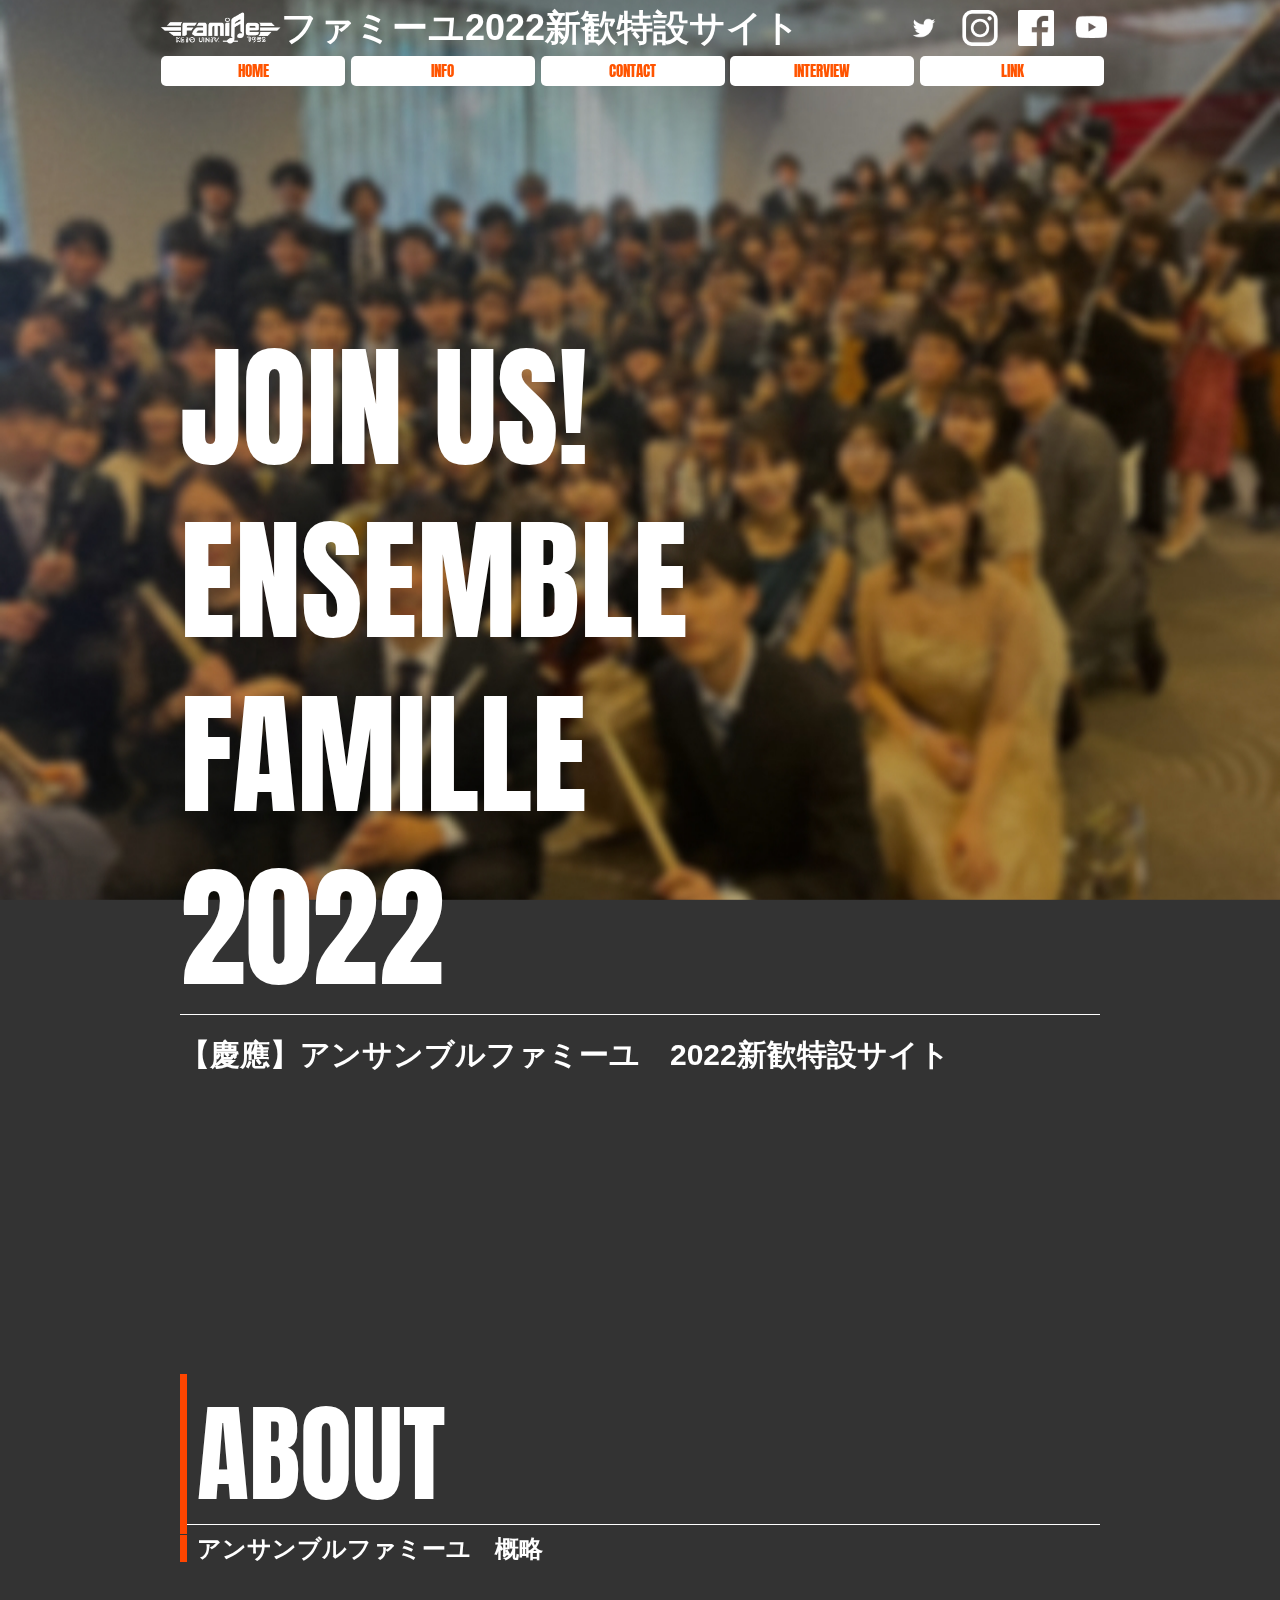
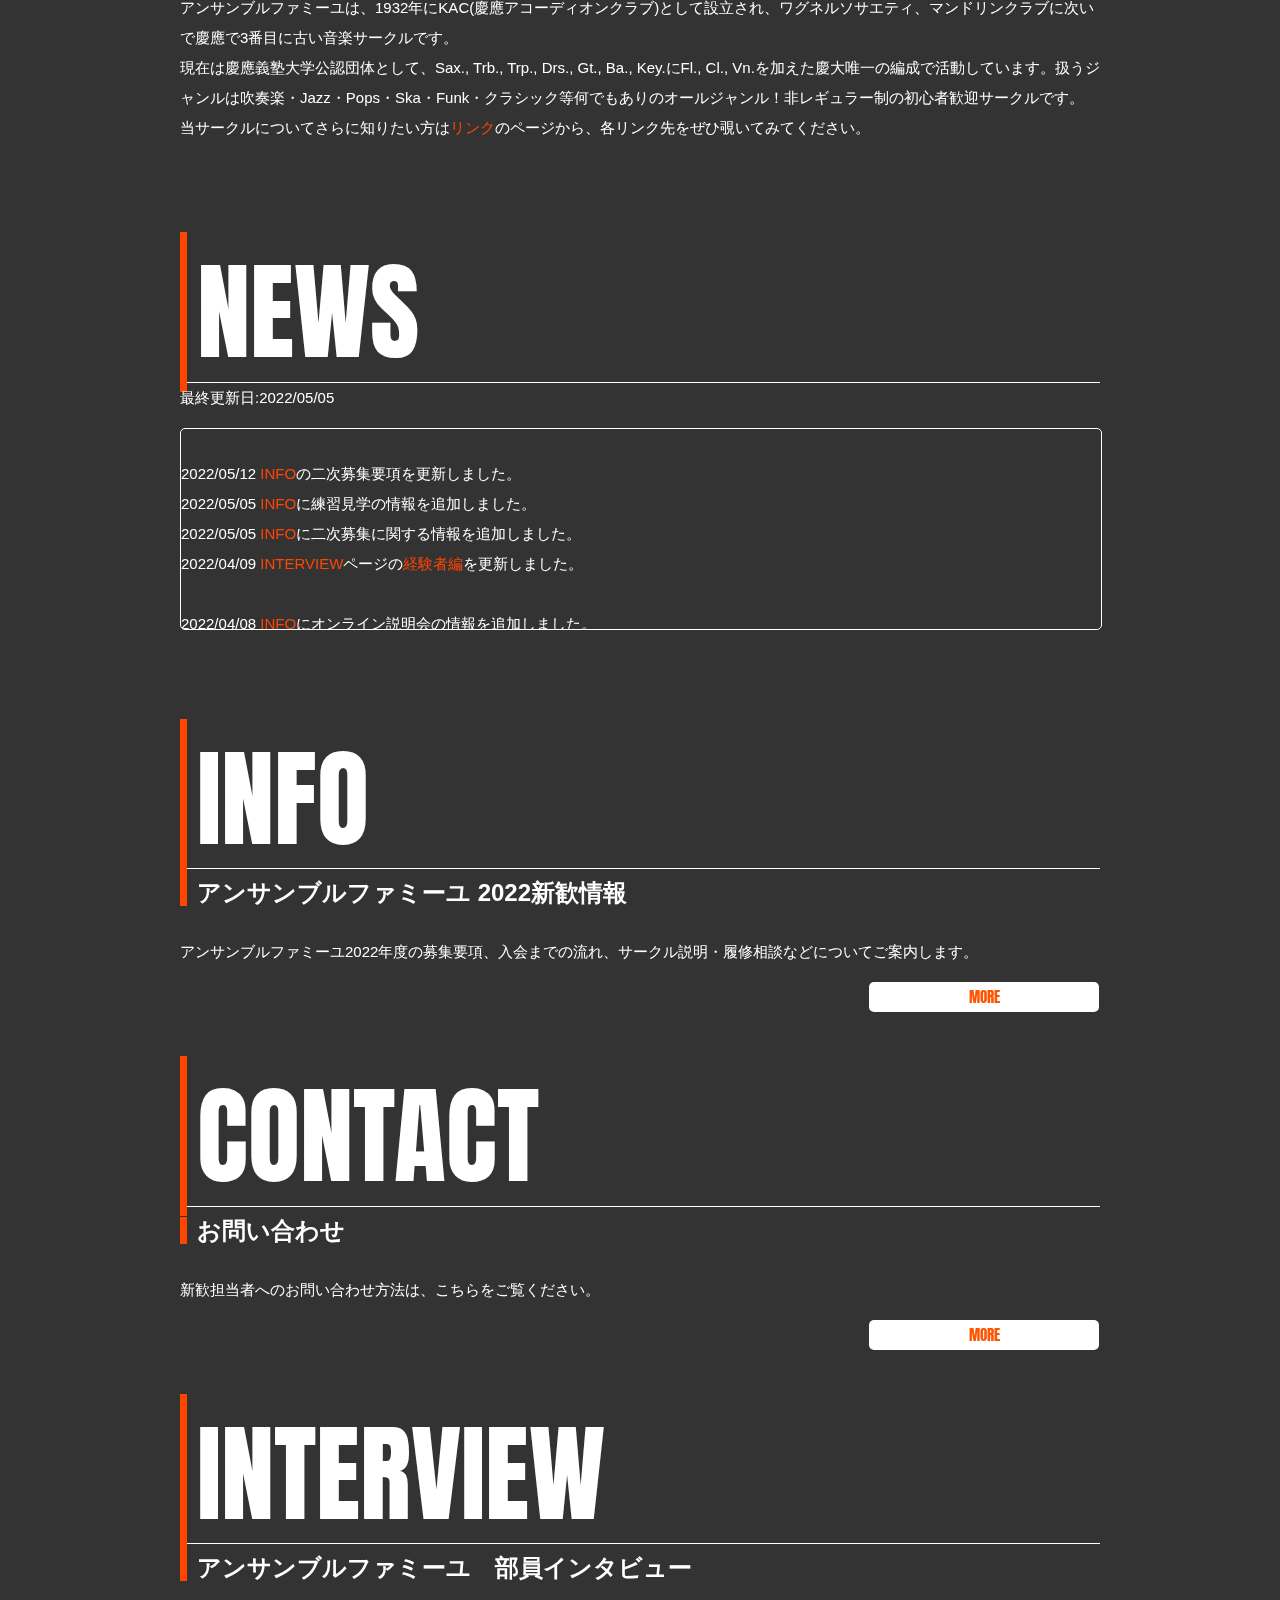
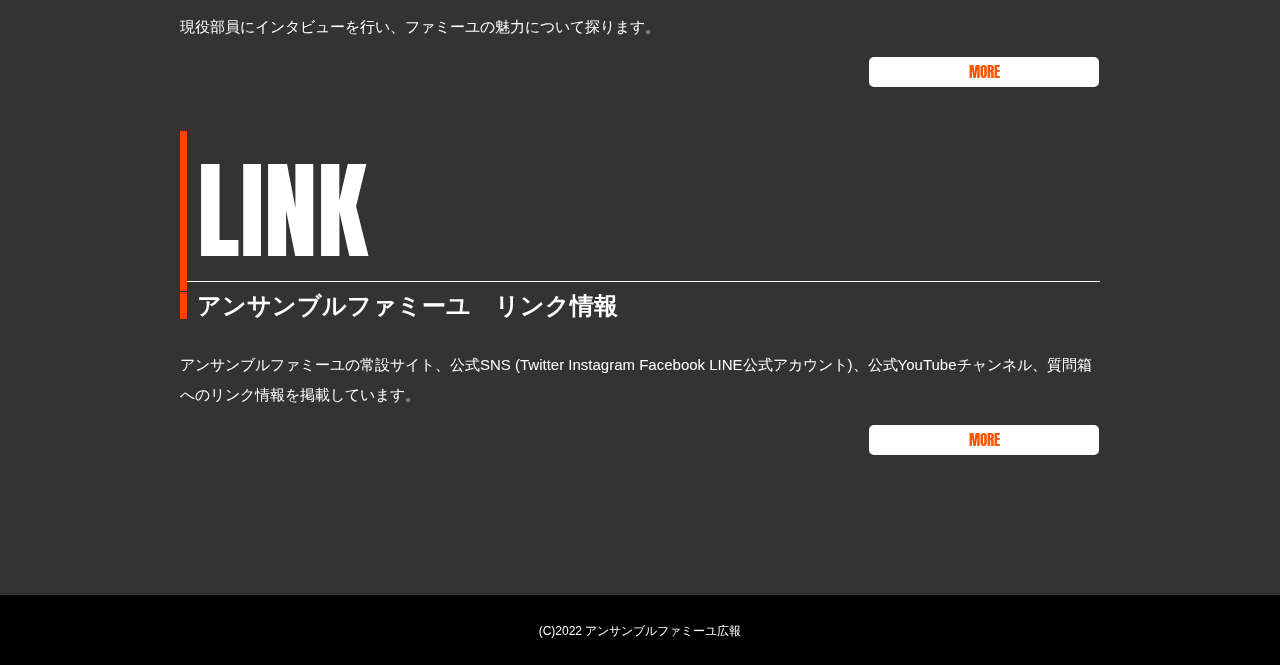
<file: index.html>
<!DOCTYPE html>
<html>
<head>
<meta charset="utf-8">
<meta name="viewport" content="width=device-width, initial-scale-1">
<title>アンサンブルファミーユ2022新歓特設サイト|約90年の歴史を持つ、慶應義塾大学文化団体連盟所属の音楽サークル</title>
  <meta name="description" content="アンサンブルファミーユ最新の新歓情報をお届けしています。初心者から実力者まで、慶應で音楽を楽しみたい方大歓迎！音楽サークルをお探しの方は要チェックです">
<link href="https://fonts.googleapis.com/css?family=Anton&display=swap" rel="stylesheet">
<link href="css/style.css" rel="stylesheet">
<meta name="google-site-verification" content="74lV98Xqgz7vrhm2legRJES5BuYTYnOwWXVgNeJdyCk" />
</head>
<body id="index">
  
  <!--header 始まり-->
  <header>
    <div class="logo">
      <a href="index.html"><img src="images/Famille%20Logo%20White.png" alt="FAMILLE"></a>
    </div>
    <p><b>ファミーユ2022新歓特設サイト</b></p>
    <ul class="global-SNS-Link">
      <li><a href="https://twitter.com/Keio_famille"><img src="images/Twitter_Logo_WhiteOnImage.png" alt="Twitter"></a></li>
      <li><a href="https://instagram.com/keio_famille"><img src="images/Instagram Logo.png" alt="Instagram"></a></li>
      <li><a href="https://m.facebook.com/KeioEnsembleFamille"><img src="images/FB-f-Logo__white_50.png" alt="Facebook"></a></li>
      <li><a href="https://www.youtube.com/channel/UCC9r2uYHU0FDMGrMo_xho2g"><img src="images/Youtube Logo.png" alt="Youtube"></a></li>
    </ul>
    <nav>
      <ul class="global-nav">
        <a href="index.html"><li>HOME</li></a>
        <a href="info.html"><li>INFO</li></a>
        <a href="contact.html"><li>CONTACT</li></a>
          <a href="interview.html"><li>INTERVIEW</li></a>
        <a href="link.html"><li>LINK</li></a>
      </ul>
    </nav>
  </header>
  <!--header 終わり-->
  
  <!--wrap 始まり-->
  <div id="wrap">
    <div class ="content">
      <p class="decoration-title">JOIN US!<br>ENSEMBLE FAMILLE<br>2022</p>
      <h1>【慶應】アンサンブルファミーユ　2022新歓特設サイト</h1>
      <div class="main center">
        <section class="about block">
          <p class="decoration-title-2  icon">ABOUT</p>
          <h2 class="icon">アンサンブルファミーユ　概略</h2>
          <p> アンサンブルファミーユは、1932年にKAC(慶應アコーディオンクラブ)として設立され、ワグネルソサエティ、マンドリンクラブに次いで慶應で3番目に古い音楽サークルです。<br> 現在は慶應義塾大学公認団体として、Sax., Trb., Trp., Drs., Gt., Ba., Key.にFl., Cl., Vn.を加えた慶大唯一の編成で活動しています。扱うジャンルは吹奏楽・Jazz・Pops・Ska・Funk・クラシック等何でもありのオールジャンル！非レギュラー制の初心者歓迎サークルです。<br> 当サークルについてさらに知りたい方は<a href="link.html">リンク</a>のページから、各リンク先をぜひ覗いてみてください。</p>
        </section>
        <section class="News block">
          <div class="News-txt">
            <p class="decoration-title-2 icon">NEWS</p>
            <p>最終更新日:2022/05/05</p>
            <div class="News-list">
              　<p>2022/05/12 <a href="info.html">INFO</a>の二次募集要項を更新しました。</p>
                <p>2022/05/05 <a href="info.html">INFO</a>に練習見学の情報を追加しました。</p>
                <p>2022/05/05 <a href="info.html">INFO</a>に二次募集に関する情報を追加しました。</p>
                <p>2022/04/09 <a href="interview.html">INTERVIEW</a>ページの<a href="interview_ikeda.html">経験者編</a>を更新しました。</p>
              　<p>2022/04/08 <a href="info.html">INFO</a>にオンライン説明会の情報を追加しました。</p>
              　<p>2022/03/30 <a href="info.html">INFO</a>にオンライン説明会の情報を追加しました。</p>
              　<p>2022/03/26 <a href="info.html">INFO</a>にオンライン説明会の情報を追加しました。</p>
                <p>2022/03/19<a href="interview.html">INTERVIEW</a>ページの<a href="interview_katty.html">アレンジ編</a>を更新しました。</p>
                <p>2022/03/04 <a href="info.html">INFO</a>にオンライン説明会の情報を追加しました。</p>
                <p>2022/03/01 サイトを開設しました</p>
            </div>
               </div>
        </section>
        
        <section class ="INFO block">
          <p class="decoration-title-2 icon">INFO</p>
          <h2 class="icon">アンサンブルファミーユ 2022新歓情報</h2>
          <p>アンサンブルファミーユ2022年度の募集要項、入会までの流れ、サークル説明・履修相談などについてご案内します。</p>
          <a href="info.html"><p class="more-button">MORE</p></a>
        </section>
        
        <section class="CONTACT block">
          <p class="decoration-title-2 icon">CONTACT</p>
          <h2 class="icon">お問い合わせ</h2>
          <p>新歓担当者へのお問い合わせ方法は、こちらをご覧ください。</p>
          <a href="contact.html"><p class="more-button">MORE</p></a>
        </section>
          
        <section class ="INTERVIEW block">
          <p class="decoration-title-2 icon">INTERVIEW</p>
          <h2 class="icon">アンサンブルファミーユ　部員インタビュー</h2>
          <p>現役部員にインタビューを行い、ファミーユの魅力について探ります。</p>
          <a href="interview.html"><p class="more-button">MORE</p></a>
        </section>
        
        <section class="LINK block">
          <p class="decoration-title-2 icon">LINK</p>
          <h2 class="icon">アンサンブルファミーユ　リンク情報</h2>
          <p>アンサンブルファミーユの常設サイト、公式SNS (Twitter Instagram Facebook LINE公式アカウント)、公式YouTubeチャンネル、質問箱へのリンク情報を掲載しています。</p>
          <a href="link.html"><p class="more-button">MORE</p></a>
        </section>
      
      </div>
    </div>
  </div>
  <!--wrap 終わり-->
  
  <!--footer 始まり-->
  <footer>
    <small>(C)2022 アンサンブルファミーユ広報</small>
  </footer>
  <!--footer 終わり-->
  
  
</body>
</html>
</file>
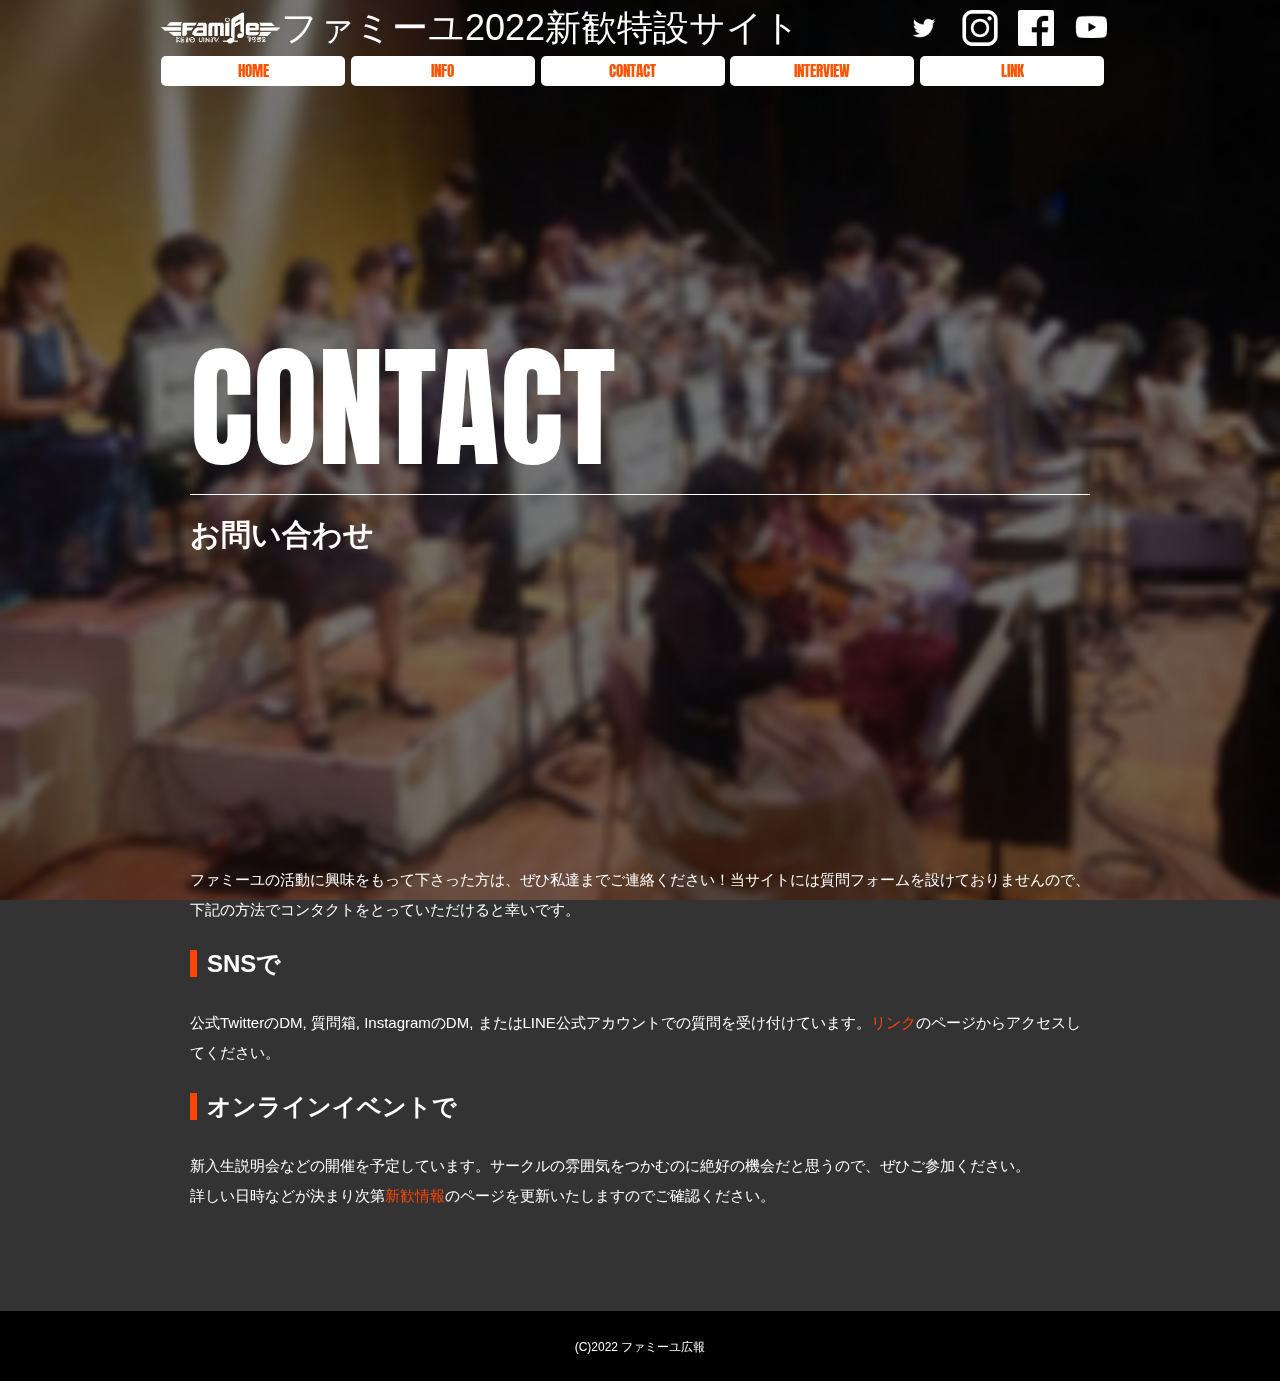
<file: contact.html>
<!DOCTYPE html>
<html>
<head>
<meta charset="utf-8">
<meta name="viewport" content="width=device-width, initial-scale=1">
<title>お問い合わせ | 【慶應】アンサンブルファミーユ2022新歓特設サイト</title>
<link href="https://fonts.googleapis.com/css?family=Anton&display=swap" rel="stylesheet">
<link href="css/style.css" rel="stylesheet">
</head>
<body id= "contact">
  
  <!--header 始まり-->
  <header>
    <div class="logo">
      <a href="index.html">
      <img src="images/Famille%20Logo%20White.png" alt="FAMILLE"></a>
    </div>
    <p>ファミーユ2022新歓特設サイト</p>
    <ul class="global-SNS-Link">
      <li><a href="https://twitter.com/Keio_famille"><img src="images/Twitter_Logo_WhiteOnImage.png" alt="Twitter"></a></li>
      <li><a href="https://instagram.com/keio_famille"><img src="images/Instagram Logo.png" alt="Instagram"></a></li>
      <li><a href="https://m.facebook.com/KeioEnsembleFamille"><img src="images/FB-f-Logo__white_50.png" alt="Facebook"></a></li>
      <li><a href="https://www.youtube.com/channel/UCC9r2uYHU0FDMGrMo_xho2g"><img src="images/Youtube Logo.png" alt="Youtube"></a></li>
    </ul>
    <nav>
      <ul class="global-nav">
        <a href="index.html"><li>HOME</li></a>
        <a href="info.html"><li>INFO</li></a>
        <a href="contact.html"><li>CONTACT</li></a>
           <a href="interview.html"><li>INTERVIEW</li></a>
        <a href="link.html"><li>LINK</li></a>
      </ul>
    </nav>
  </header>
  <!--header 終わり-->
  
  <!--wrap 始まり-->
  <div id="wrap">
    <div class ="content">
      <div class="main-center">
        <p class="decoration-title">CONTACT</p>
        <h1>お問い合わせ</h1>
        <p>ファミーユの活動に興味をもって下さった方は、ぜひ私達までご連絡ください！当サイトには質問フォームを設けておりませんので、下記の方法でコンタクトをとっていただけると幸いです。</p>
        <section class="contactSNS clearfix">
          <div class="contactSNS-txt">
            <h2 class="icon">SNSで</h2>
            <p>公式TwitterのDM, 質問箱, InstagramのDM, またはLINE公式アカウントでの質問を受け付けています。<a href="link.html">リンク</a>のページからアクセスしてください。</p>
          </div>
        </section>
        <section class="observingAndDinner clearfix">
          <div class="observingAndDinner-txt">
            <h2 class="icon">オンラインイベントで</h2>
            <p>新入生説明会などの開催を予定しています。サークルの雰囲気をつかむのに絶好の機会だと思うので、ぜひご参加ください。
           <br>詳しい日時などが決まり次第<a href="info.html">新歓情報</a>のページを更新いたしますのでご確認ください。</p>
            <!--h2 class="icon">オンラインイベントで</h2>
            <p>新入生説明会などの開催を予定しています。サークルの雰囲気をつかむのに絶好の機会だと思うので、<a href="info.html">新歓情報</a>のページから日程をご確認の上ぜひご参加ください。</p-->
          </div>
        </section>
        <section class="ceremonialDinner clearfix">
          <div class="ceremonialDInner-txt">
          <!--h2 class="icon">たまりで</h2>
          <p>日吉キャンパスの食堂棟３階、通称たまりで皆さんをお待ちしています。日程、時間帯などが決まりましたら更新いたします。</p-->
          </div>
        </section>
      </div>
    </div>
  </div>
  <!--wrap 終わり-->
  
  <!--footer 始まり-->
  <footer>
    <small>(C)2022 ファミーユ広報</small>
  </footer>
  <!--footer 終わり-->
  
  
</body>
</html>
</file>
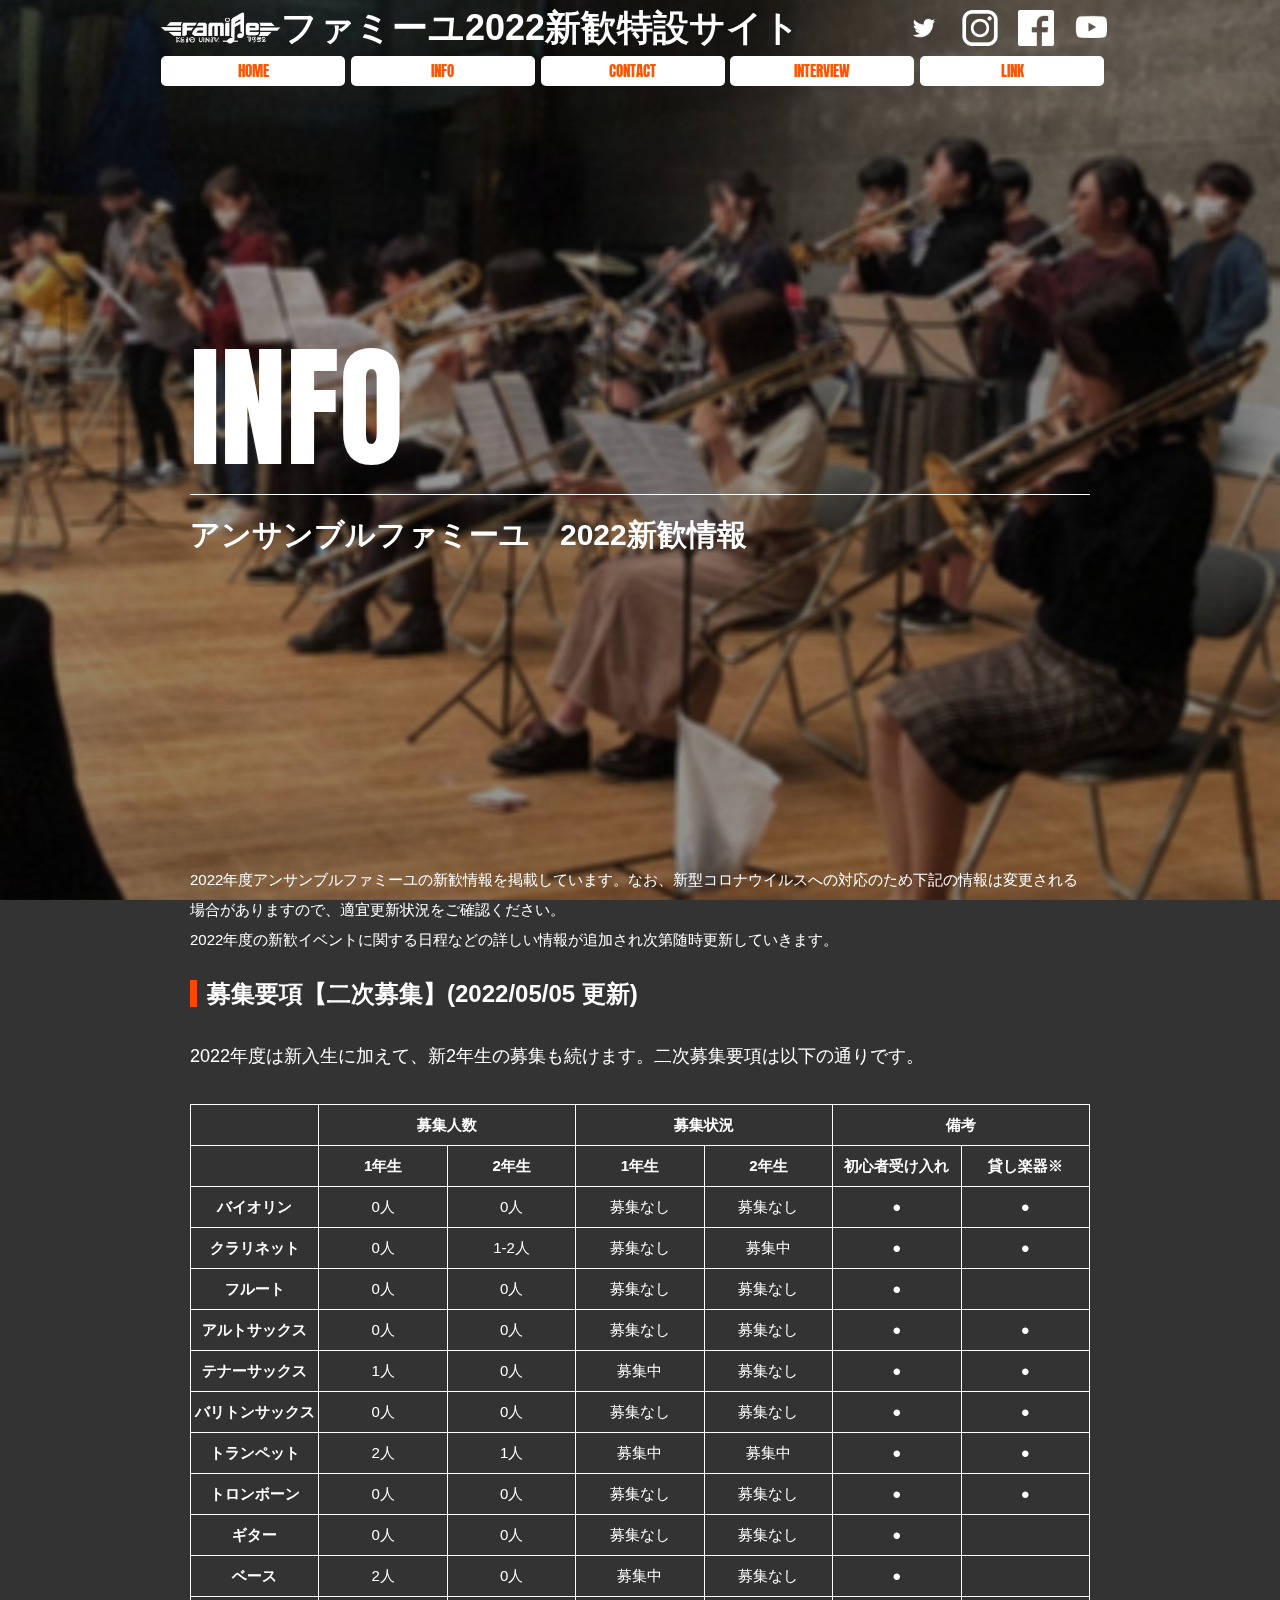
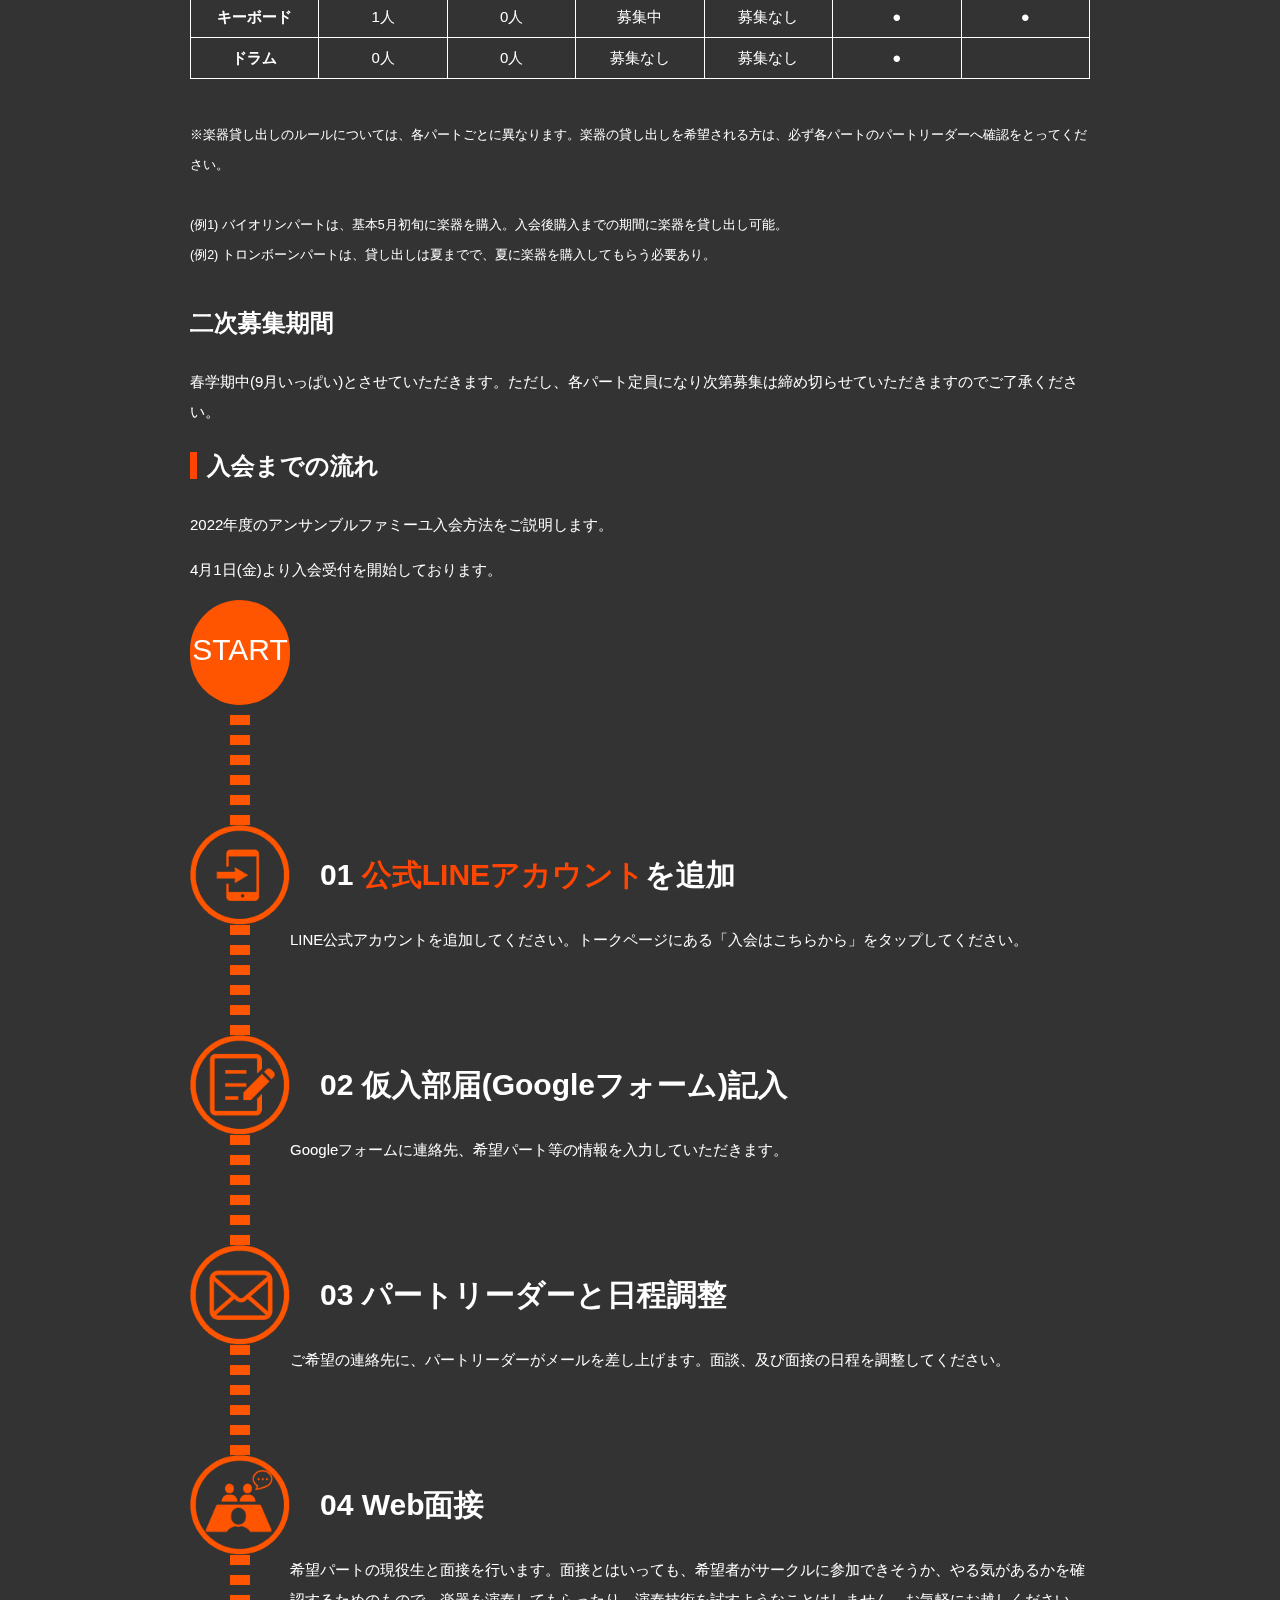
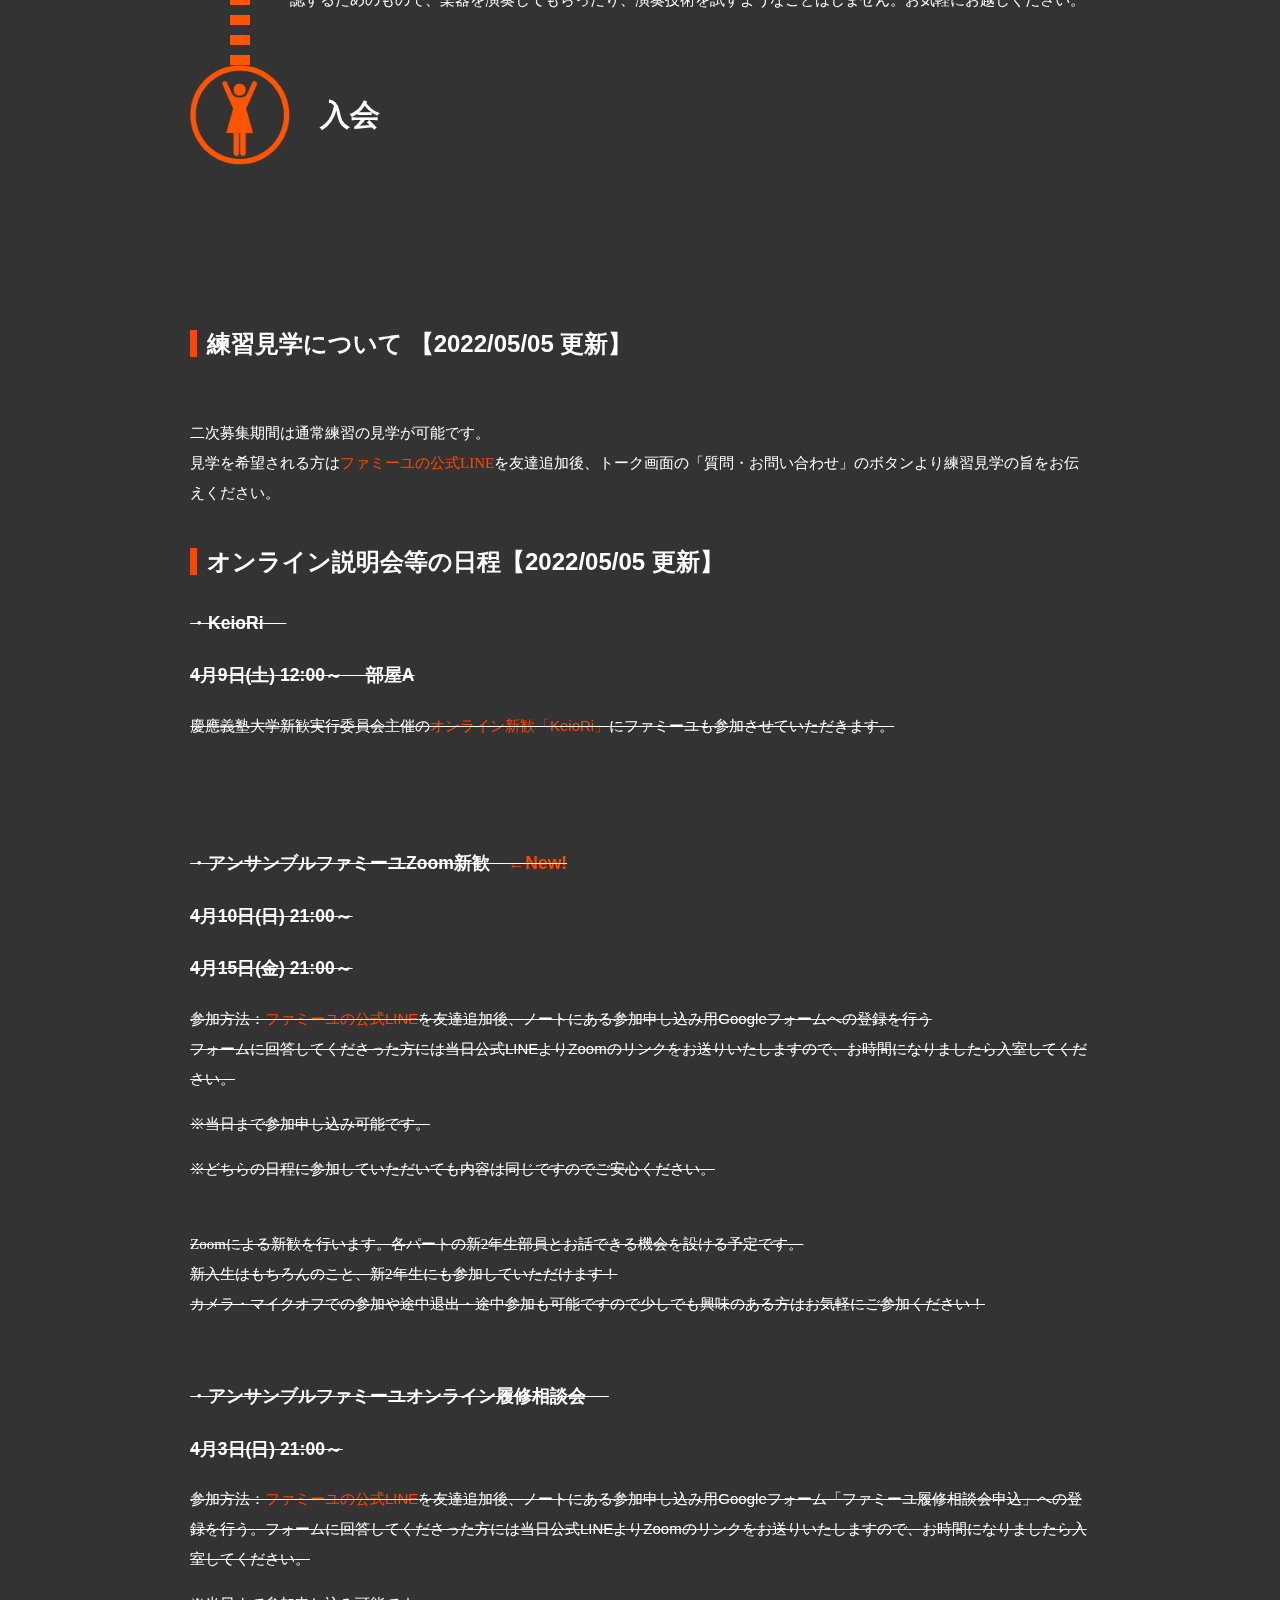
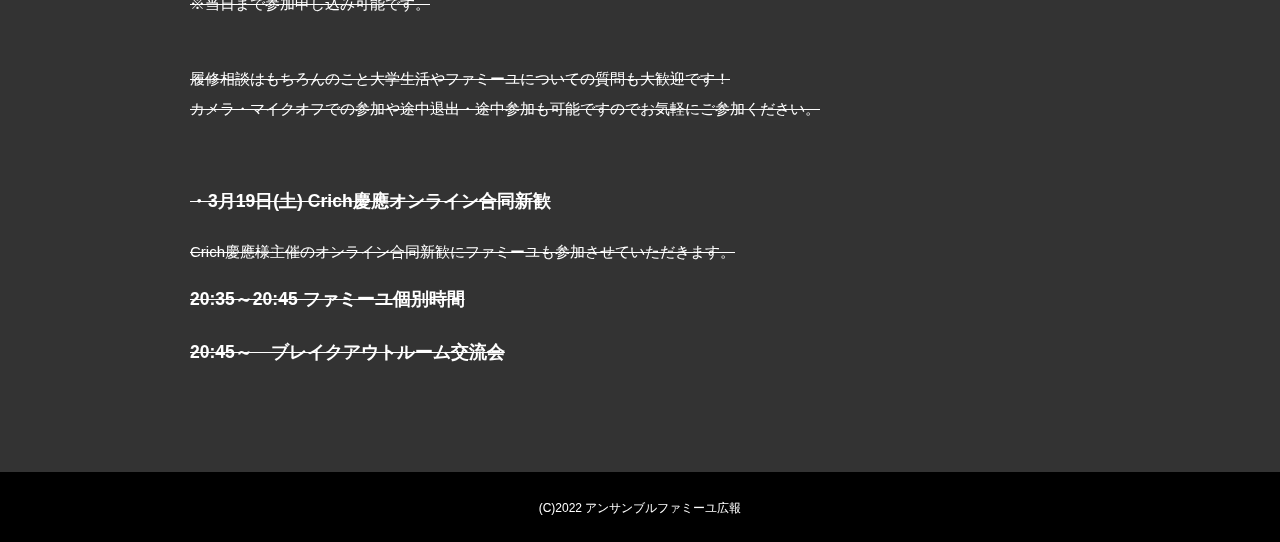
<file: info.html>
<!DOCTYPE html>
<html>
<head>
<meta charset="utf-8">
<meta name="viewport" content="width=device-width, initial-scale=1">
<title>新歓情報 | 【慶應】アンサンブルファミーユ2022新歓特設サイト</title>
<link href="https://fonts.googleapis.com/css?family=Anton&display=swap" rel="stylesheet">
<link href="css/style.css" rel="stylesheet">
</head>
<body id="info">
  
  <!--header 始まり-->
  <header>
    <div class="logo">
      <a href="index.html">
      <img src="images/Famille%20Logo%20White.png" alt="FAMILLE"></a>
    </div>
    <p><b>ファミーユ2022新歓特設サイト</b></p>
    <ul class="global-SNS-Link">
      <li><a href="https://twitter.com/Keio_famille"><img src="images/Twitter_Logo_WhiteOnImage.png" alt="Twitter"></a></li>
      <li><a href="https://instagram.com/keio_famille"><img src="images/Instagram Logo.png" alt="Instagram"></a></li>
      <li><a href="https://m.facebook.com/KeioEnsembleFamille"><img src="images/FB-f-Logo__white_50.png" alt="Facebook"></a></li>
      <li><a href="https://www.youtube.com/channel/UCC9r2uYHU0FDMGrMo_xho2g"><img src="images/Youtube Logo.png" alt="Youtube"></a></li>
    </ul>
    <nav>
      <ul class="global-nav">
        <a href="index.html"><li>HOME</li></a>
        <a href="info.html"><li>INFO</li></a>
        <a href="contact.html"><li>CONTACT</li></a>
           <a href="interview.html"><li>INTERVIEW</li></a>
        <a href="link.html"><li>LINK</li></a>
      </ul>
    </nav>
  </header>
  <!--header 終わり-->
  
  <!--wrap 始まり-->
  <div id="wrap">
    <div class ="content">
      <div class="main-center">
        <p class="decoration-title">INFO</p>
        <h1>アンサンブルファミーユ　2022新歓情報</h1>
        <p>2022年度アンサンブルファミーユの新歓情報を掲載しています。なお、<span>新型コロナウイルスへの対応のため下記の情報は変更される場合があります</span>ので、適宜更新状況をご確認ください。
          <br>2022年度の新歓イベントに関する日程などの詳しい情報が追加され次第随時更新していきます。</p>
        <section class="request clearfix">
          <div class="request-txt">
              
            <h2 class="icon">募集要項【二次募集】(2022/05/05 更新)</h2>
              <big>2022年度は新入生に加えて、新2年生の募集も続けます。二次募集要項は以下の通りです。</big>
             
          </div>
          <table>
            　<thead><tr><td><th colspan="2">募集人数</th> <th colspan="2">募集状況</th><th colspan="2">備考</th></tr></thead>
              <tr><th></th><td><b>1年生</b></td><td><b>2年生</b></td><td><b>1年生</b></td><td><b>2年生</b></td><td><b>初心者受け入れ</b></td><td><b>貸し楽器※</b></td></tr>
            <tr><th>バイオリン</th><td>0人</td><td>0人</td><td>募集なし</td><td>募集なし</td><td>●</td><td>●</td></tr>
            <tr><th>クラリネット</th><td>0人</td><td>1-2人</td><td>募集なし</td><td>募集中</td><td>●</td><td>●</td></tr>
            <tr><th>フルート</th><td>0人</td><td>0人</td><td>募集なし</td><td>募集なし</td><td>●</td><td></td></tr>
            <tr><th>アルトサックス</th><td>0人</td><td>0人</td><td>募集なし</td><td>募集なし</td><td>●</td><td>●</td></tr>
            <tr><th>テナーサックス</th><td>1人</td><td>0人</td><td>募集中</td><td>募集なし</td><td>●</td><td>●</td></tr>
            <tr><th>バリトンサックス</th><td>0人</td><td>0人</td><td>募集なし</td><td>募集なし</td><td>●</td><td>●</td></tr>
            <tr><th>トランペット</th><td>2人</td><td>1人</td><td>募集中</td><td>募集中</td><td>●</td><td>●</td></tr>
            <tr><th>トロンボーン</th><td>0人</td><td>0人</td><td>募集なし</td><td>募集なし</td><td>●</td><td>●</td></tr>
            <tr><th>ギター</th><td>0人</td><td>0人</td><td>募集なし</td><td>募集なし</td><td>●</td><td></td></tr>
            <tr><th>ベース</th><td>2人</td><td>0人</td><td>募集中</td><td>募集なし</td><td>●</td><td></td></tr>
            <tr><th>キーボード</th><td>1人</td><td>0人</td><td>募集中</td><td>募集なし</td><td>●</td><td>●</td></tr>
            <tr><th>ドラム</th><td>0人</td><td>0人</td><td>募集なし</td><td>募集なし</td><td>●</td><td></td></tr>
          </table>
          <small>※楽器貸し出しのルールについては、各パートごとに異なります。楽器の貸し出しを希望される方は、必ず各パートのパートリーダーへ確認をとってください。<br><br>(例1) バイオリンパートは、基本5月初旬に楽器を購入。入会後購入までの期間に楽器を貸し出し可能。<br>(例2) トロンボーンパートは、貸し出しは夏までで、夏に楽器を購入してもらう必要あり。</small>
            <br>
            <br>
          
        </section>
        <section>
            <h2>二次募集期間  &emsp; </h2>
              <p> 春学期中(9月いっぱい)とさせていただきます。ただし、各パート定員になり次第募集は締め切らせていただきますのでご了承ください。</p></section>
            
            
          <section>
              <section class="admissionProcedure clearfix">
          <div class="admissionProcedure-txt">
            <h2 class="icon">入会までの流れ</h2>
           
    
        
            <p>2022年度のアンサンブルファミーユ入会方法をご説明します。</p>
            <p>4月1日(金)より入会受付を開始しております。</p>
            <article class="flowchart">
              <section class="start">
                <div class="vertex">
                  <h3></h3>
                  <div class=starticon>
                    <p>START</p>
                  </div>
                </div>
                  <div class="explanation">
                  <div class="edge"><img src="images/edgeOrange.png"></div>
                <p class="explanation-txt"></p>
                </div>
              </section>
              <section clas="addLine">
                <div class="vertex">
                    <h3>01 <a href="https://lin.ee/nonTxx7">公式LINEアカウント</a>を追加</h3>
                  <img src="images/addLine.png" alt="image" class="icon">
                </div>
                <div class="explanation">
                  <div class="edge"><img src="images/edgeOrange.png"></div>
                  <p class="explanation-txt">LINE公式アカウントを追加してください。トークページにある「入会はこちらから」をタップしてください。</p>
                </div>
              </section>
              <section class="application">
                  <div class="vertex">
                    <h3>02 仮入部届(Googleフォーム)記入</h3>
                    <img src="images/application.png" alt="image" class="icon">
                </div>
                <div class="explanation">
                  <div class="edge"><img src="images/edgeOrange.png"></div>
                  <p class="explanation-txt">Googleフォームに連絡先、希望パート等の情報を入力していただきます。</p>
                </div>
              </section>
              <section class="mail">
                  <div class="vertex">
                    <h3>03 パートリーダーと日程調整</h3>
                    <img src="images/mail.png" alt="image" class="icon">
                </div>
                <div class="explanation">
                  <div class="edge"><img src="images/edgeOrange.png"></div>
                  <p class="explanation-txt">ご希望の連絡先に、パートリーダーがメールを差し上げます。面談、及び面接の日程を調整してください。</p>
                </div>
              </section>
              <section class="interview">
                <div class="vertex">
                  <h3>04 Web面接</h3>
                  <img src="images/interview.png" alt="image" class="icon">
                </div>
                <div class="explanation">
                  <div class="edge"><img src="images/edgeOrange.png"></div>
                  <p class="explanation-txt">希望パートの現役生と面接を行います。面接とはいっても、希望者がサークルに参加できそうか、やる気があるかを確認するためのもので、楽器を演奏してもらったり、演奏技術を試すようなことはしません。お気軽にお越しください。</p>
                </div>
              </section>
              <section class="pass">
                <div class="vertex">                 <h3>入会</h3>
                  <img src="images/pass.png" alt="image" class="icon">
                </div>
                <div class="explanation">
                  <div class="edge"></div>
                  <p class="explanation-txt"></p>
                </div>
              </section>
            </article> 
          </div>
        </section>
            
         　<section>  
            <h2 class="icon">練習見学について 【2022/05/05 更新】</h2>  
        　　<br>二次募集期間は通常練習の見学が可能です。
                <br>見学を希望される方は<a href="https://lin.ee/nonTxx7">ファミーユの公式LINE</a>を友達追加後、トーク画面の「質問・お問い合わせ」のボタンより練習見学の旨をお伝えください。</section>&emsp; 
        
   
            <section>  
             <h2 class="icon">オンライン説明会等の日程【2022/05/05 更新】</h2>
              <del><h3>・KeioRi 　
                <h3><p>4月9日(土) 12:00～ 　部屋A</p></h3>
                <p>慶應義塾大学新歓実行委員会主催の<a href="https://www.youtube.com/channel/UC0dVi08_dFgJkioRCOsf1Jg/videos">オンライン新歓「KeioRi」</a>にファミーユも参加させていただきます。</p></del><br>&emsp;
                <br>&emsp;  
              
              <del><h3>・アンサンブルファミーユZoom新歓　<a>←New!</a></h3> 
                <h3><p>4月10日(日) 21:00～</p>
                    <p>4月15日(金) 21:00～</p></h3>
                <p>参加方法：<a href="https://lin.ee/nonTxx7">ファミーユの公式LINE</a>を友達追加後、ノートにある参加申し込み用Googleフォームへの登録を行う
                <br>フォームに回答してくださった方には当日公式LINEよりZoomのリンクをお送りいたしますので、お時間になりましたら入室してください。</p>
                    <p>※当日まで参加申し込み可能です。</p>
                    <p>※どちらの日程に参加していただいても内容は同じですのでご安心ください。</p>
                <br>Zoomによる新歓を行います。各パートの新2年生部員とお話できる機会を設ける予定です。
                <br>新入生はもちろんのこと、新2年生にも参加していただけます！
                <br>カメラ・マイクオフでの参加や途中退出・途中参加も可能ですので少しでも興味のある方はお気軽にご参加ください！</del><br>&emsp;
                <br>&emsp;
              
              <del><h3>・アンサンブルファミーユオンライン履修相談会 　
                <h3><p>4月3日(日) 21:00～</p></h3>
                <p>参加方法：<a href="https://lin.ee/nonTxx7">ファミーユの公式LINE</a>を友達追加後、ノートにある参加申し込み用Googleフォーム「ファミーユ履修相談会申込」への登録を行う。フォームに回答してくださった方には当日公式LINEよりZoomのリンクをお送りいたしますので、お時間になりましたら入室してください。</p>
                <p>※当日まで参加申し込み可能です。</p>
                <br>履修相談はもちろんのこと大学生活やファミーユについての質問も大歓迎です！
                <br>カメラ・マイクオフでの参加や途中退出・途中参加も可能ですのでお気軽にご参加ください。</del><br>&emsp;
                <br>&emsp;
             
              <del><h3>・3月19日(土) Crich慶應オンライン合同新歓</h3><p>Crich慶應様主催のオンライン合同新歓にファミーユも参加させていただきます。</p>
              <h3><p>20:35～20:45 ファミーユ個別時間</p><p>20:45～　ブレイクアウトルーム交流会</p></h3></del> 
            </section>   
          
          <!--section>
          <h2 class="icon">パート相談Zoomについて</h2>
              <p>二次募集期間ではパート単位でのおしゃべり会を開催します！入部を迷っている方、複数のパートで悩んでいる方などお気軽にご参加くさだい。</p>
              
              <h3>パート相談Zoom申込期間　&emsp; 4月28日～5月3日</h3>
          　　　<h3>パート相談Zoom開催期間　&emsp; 4月28日～5月5日</h3>
              <br>
              <h3>Zoomまでの流れ</h3>　
              <p>&emsp;&emsp;①<a href="https://docs.google.com/forms/d/e/1FAIpQLSfmXpo2xcrlFA7Bb--BGqW9Fk1SDUkWGfe1oF6cqoatdXLmxA/viewform?usp=sf_link">Googleフォーム</a>に記入　<br>&emsp;&emsp;②パートリーダーと日程調整</p>
          
          
          </section-->
          
         </div>
      </div>
    </div>
    <!--wrap 終わり-->
  
  <!--footer 始まり-->
  <footer>
    <small>(C)2022 アンサンブルファミーユ広報</small>
  </footer>
  <!--footer 終わり-->     
          
          
</body>
</html>
</file>
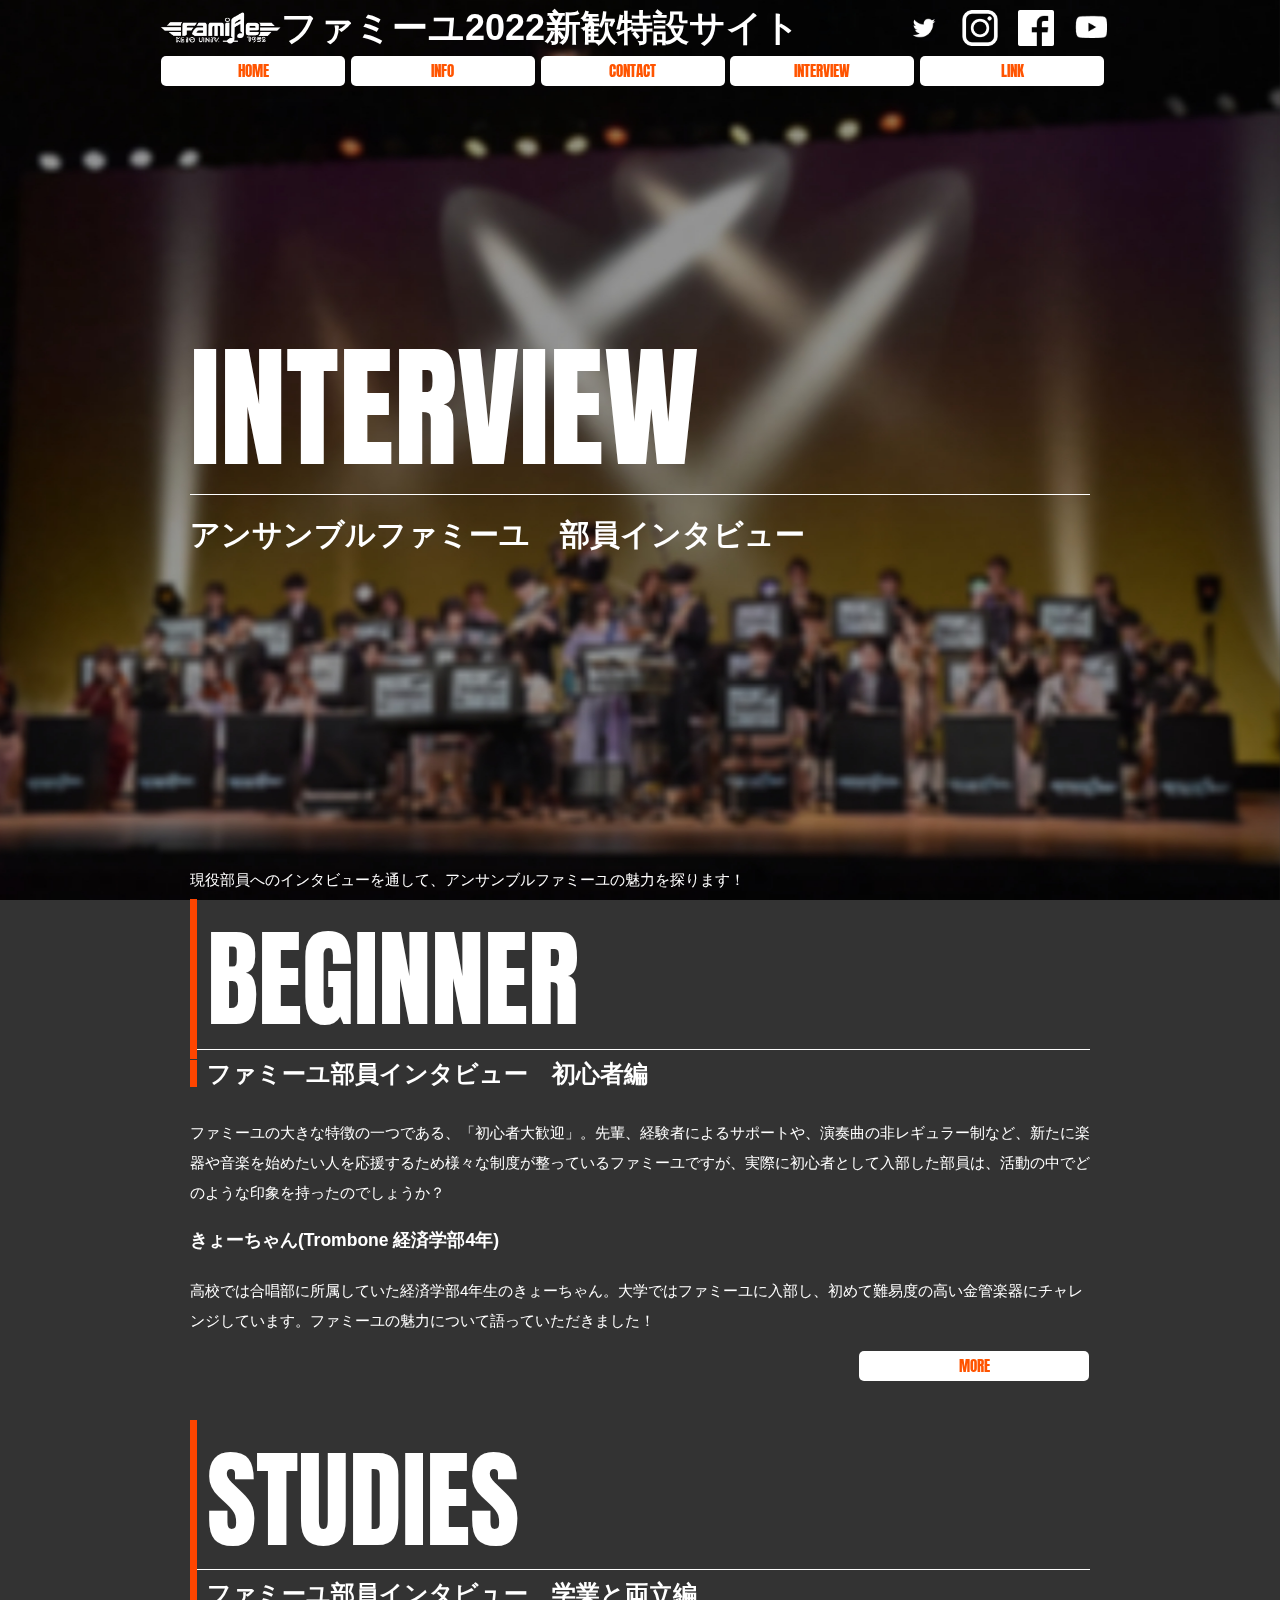
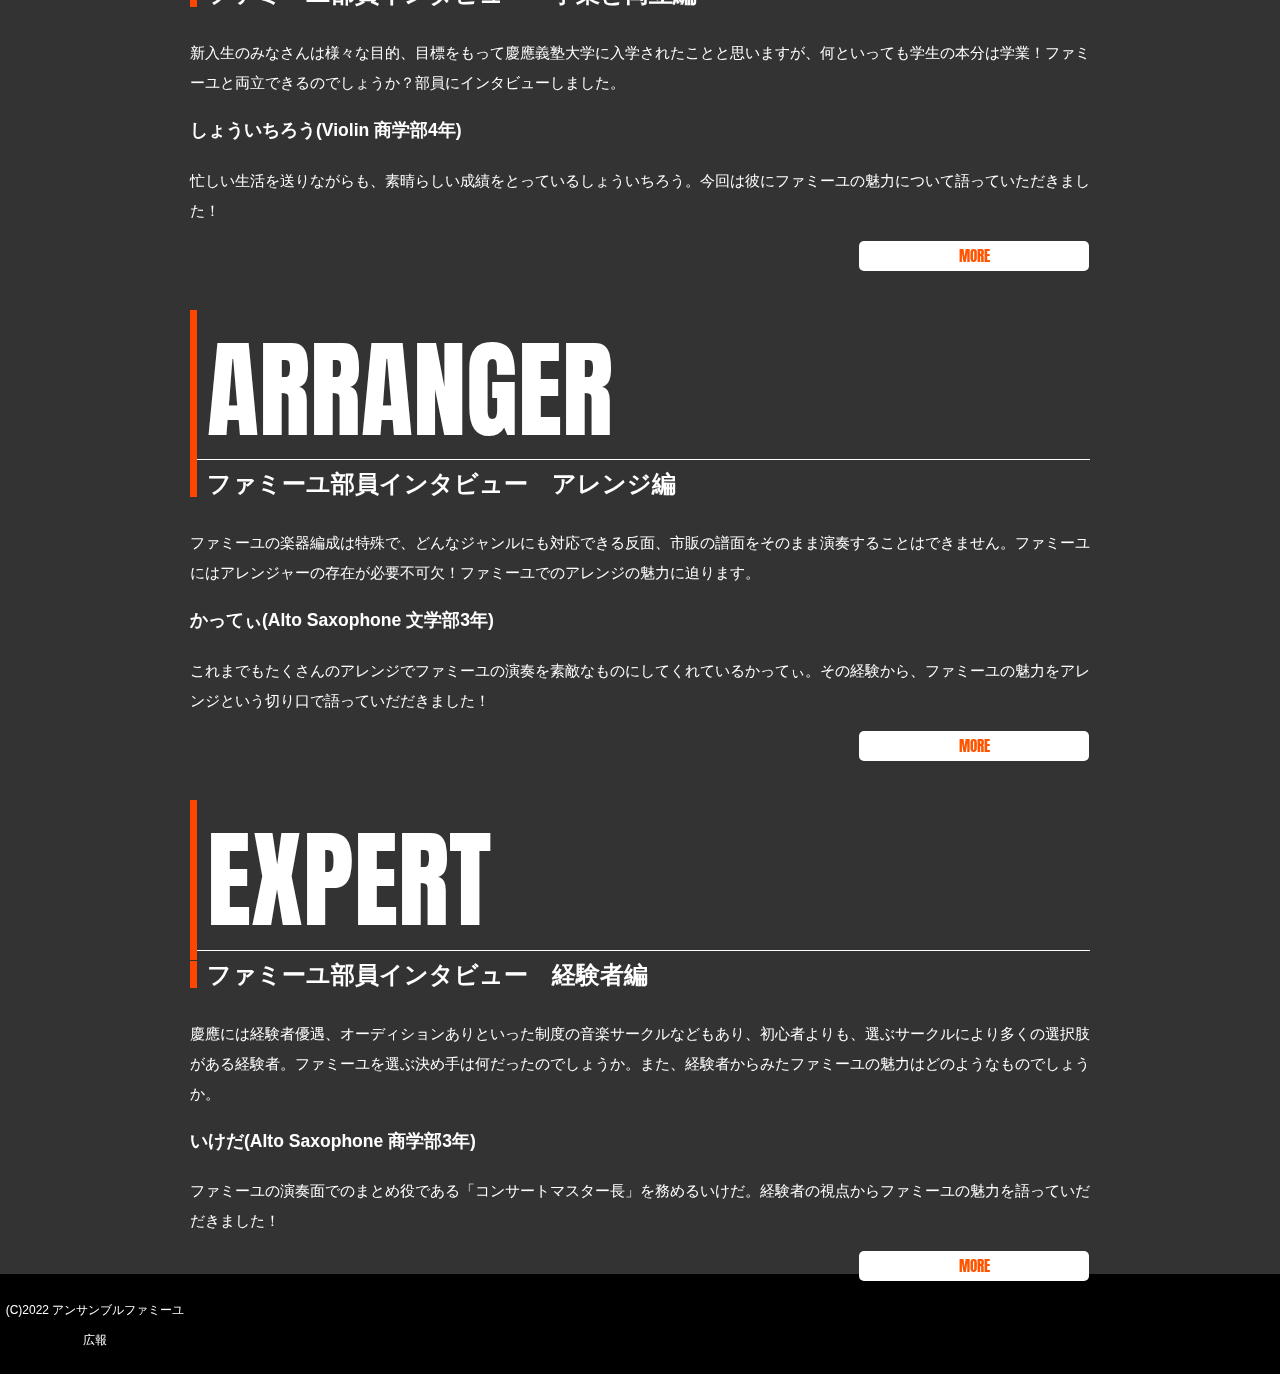
<file: interview.html>
<!DOCTYPE html>
<html>
<head>
<meta charset="utf-8">
<meta name="viewport" content="width=device-width, initial-scale-1">
<title>アンサンブルファミーユ2022新歓特設サイト|約90年の歴史を持つ、慶應義塾大学文化団体連盟所属の音楽サークル</title>
  <meta name="description" content="アンサンブルファミーユ最新の新歓情報をお届けしています。初心者から実力者まで、慶應で音楽を楽しみたい方大歓迎！音楽サークルをお探しの方は要チェックです">
<link href="https://fonts.googleapis.com/css?family=Anton&display=swap" rel="stylesheet">
<link href="css/style.css" rel="stylesheet">
</head>
<body id="interview">
  
  <!--header 始まり-->
  <header>
    <div class="logo">
      <a href="index.html"><img src="images/Famille%20Logo%20White.png" alt="FAMILLE"></a>
    </div>
    <p><b>ファミーユ2022新歓特設サイト</b></p>
    <ul class="global-SNS-Link">
      <li><a href="https://twitter.com/Keio_famille"><img src="images/Twitter_Logo_WhiteOnImage.png" alt="Twitter"></a></li>
      <li><a href="https://instagram.com/keio_famille"><img src="images/Instagram Logo.png" alt="Instagram"></a></li>
      <li><a href="https://m.facebook.com/KeioEnsembleFamille"><img src="images/FB-f-Logo__white_50.png" alt="Facebook"></a></li>
      <li><a href="https://www.youtube.com/channel/UCC9r2uYHU0FDMGrMo_xho2g"><img src="images/Youtube Logo.png" alt="Youtube"></a></li>
    </ul>
    <nav>
      <ul class="global-nav">
        <a href="index.html"><li>HOME</li></a>
        <a href="info.html"><li>INFO</li></a>
        <a href="contact.html"><li>CONTACT</li></a>
          <a href="interview.html"><li>INTERVIEW</li></a>
        <a href="link.html"><li>LINK</li></a>
      </ul>
    </nav>
  </header>
  <!--header 終わり-->
  
  <!--wrap 始まり-->
  <div id="wrap">
    <div class ="content">
      <div class="main-center">
        <p class="decoration-title">INTERVIEW</p>
        <h1>アンサンブルファミーユ　部員インタビュー</h1>
        <p>現役部員へのインタビューを通して、アンサンブルファミーユの魅力を探ります！</p>
        <section class="beginner characteristic">
          <p class="decoration-title-2 icon">BEGINNER</p>
          <h2 class="icon">ファミーユ部員インタビュー　初心者編</h2>
          <p>ファミーユの大きな特徴の一つである、「初心者大歓迎」。先輩、経験者によるサポートや、演奏曲の非レギュラー制など、新たに楽器や音楽を始めたい人を応援するため様々な制度が整っているファミーユですが、実際に初心者として入部した部員は、活動の中でどのような印象を持ったのでしょうか？</p>
          <section class="person">
            <!--h3>はじめくん(Alto Saxophone 文学部4年)</h3>
            <p>高校時代はハンドボール部に所属し、大学からアルトサックスを始めた文学部4年生のはじめくん。音楽サークルに入ろうと思ったきっかけや、入部当初の心境などについてインタビューしました！</p>
            <div>
            <a href="interview_hajimekun.html"><p class="button">MORE</p></a>
            </div>
          </section>
          <section class="person"-->
            <h3>きょーちゃん(Trombone 経済学部4年)</h3>
            <p>高校では合唱部に所属していた経済学部4年生のきょーちゃん。大学ではファミーユに入部し、初めて難易度の高い金管楽器にチャレンジしています。ファミーユの魅力について語っていただきました！</p>
            <div>
            <a href="interview_kyochan.html"><p class="button">MORE</p></a>
            </div>
          </section>
        </section>
        <section class="studies characteristic">
          <p class="decoration-title-2 icon">STUDIES</p>
          <h2 class="icon">ファミーユ部員インタビュー　学業と両立編</h2>
          <p>新入生のみなさんは様々な目的、目標をもって慶應義塾大学に入学されたことと思いますが、何といっても学生の本分は学業！ファミーユと両立できるのでしょうか？部員にインタビューしました。</p>
            <section class="person">
            <h3>しょういちろう(Violin 商学部4年)</h3>
            <p>忙しい生活を送りながらも、素晴らしい成績をとっているしょういちろう。今回は彼にファミーユの魅力について語っていただきました！</p>
            <div>
            <a href="interview_si.html"><p class="button">MORE</p></a>
            </div>
          </section>
        <section class="arranger characteristic">
          <p class="decoration-title-2 icon">ARRANGER</p>
          <h2 class="icon">ファミーユ部員インタビュー　アレンジ編</h2>
          <p>ファミーユの楽器編成は特殊で、どんなジャンルにも対応できる反面、市販の譜面をそのまま演奏することはできません。ファミーユにはアレンジャーの存在が必要不可欠！ファミーユでのアレンジの魅力に迫ります。</p>
          <section class="person">
            <h3>かってぃ(Alto Saxophone 文学部3年)</h3>
            <p>これまでもたくさんのアレンジでファミーユの演奏を素敵なものにしてくれているかってぃ。その経験から、ファミーユの魅力をアレンジという切り口で語っていだだきました！</p>
            <div>
            <a href="interview_katty.html"><p class="button">MORE</p></a>
            </div>
          </section>
        </section>
        <!--section class="studies characteristic">
          <p class="decoration-title-2 icon">STUDIES</p>
          <h2 class="icon">ファミーユ部員インタビュー　学業と両立編</h2>
          <p>新入生のみなさんは様々な目的、目標をもって慶應義塾大学に入学されたことと思いますが、何といっても学生の本分は学業！ファミーユと両立できるのでしょうか？部員にインタビューしました。</p>
            <section class="person">
            <h3>しょういちろう(Violin 商学部4年)</h3>
            <p>忙しい生活を送りながらも、素晴らしい成績をとっているしょういちろう。今回は彼にファミーユの魅力について語っていただきました！</p>
            <div>
            <a href="interview_si.html"><p class="button">MORE</p></a>
            </div>
          </section-->
          <!--section class="person">
        <h3>やーちゃん(Guitar 理工学部4年)</h3>
            <p>ファミーユ随一のギターの腕前を持ち、勉強もばっちりこなす彼女に、ファミーユの魅力を語っていだたきました！</p>
            <div>
            <a href="interview_ak.html"><p class="button">MORE</p></a>
            </div>
          </section-->
        </section>
        <section class="expert characteristic">
          <p class="decoration-title-2 icon">EXPERT</p>
          <h2 class="icon">ファミーユ部員インタビュー　経験者編</h2>
          <p>慶應には経験者優遇、オーディションありといった制度の音楽サークルなどもあり、初心者よりも、選ぶサークルにより多くの選択肢がある経験者。ファミーユを選ぶ決め手は何だったのでしょうか。また、経験者からみたファミーユの魅力はどのようなものでしょうか。</p>
          <section class="person">
            <h3>いけだ(Alto Saxophone 商学部3年)</h3>
            <p>ファミーユの演奏面でのまとめ役である「コンサートマスター長」を務めるいけだ。経験者の視点からファミーユの魅力を語っていだだきました！</p>
            <div>
            <a href="interview_ikeda.html"><p class="button">MORE</p></a>
            </div>    
           <section>
          </section>
        </section>
        <!--section class="event characteristic">
          <p class="decoration-title-2 icon">EVENT</p>
          <h2 class="icon">ファミーユ部員インタビュー　イベントエンジョイ編</h2>
          <p>ファミーユでは演奏会に向けた通常練習のほかにも、BBQ、合宿などの様々なイベントが用意されています。イベントの魅力について迫ります。</p>
          <a href=""><p class="button">COMING  SOON</p></a>
          <section>
          </section>
        </section-->
       
        
      </div>
    </div>
  </div>
  <!--wrap 終わり-->
  
  <!--footer 始まり-->
  <footer>
    <small>(C)2022 アンサンブルファミーユ広報</small>
  </footer>
  <!--footer 終わり-->
  
  
</body>
</html>
</file>
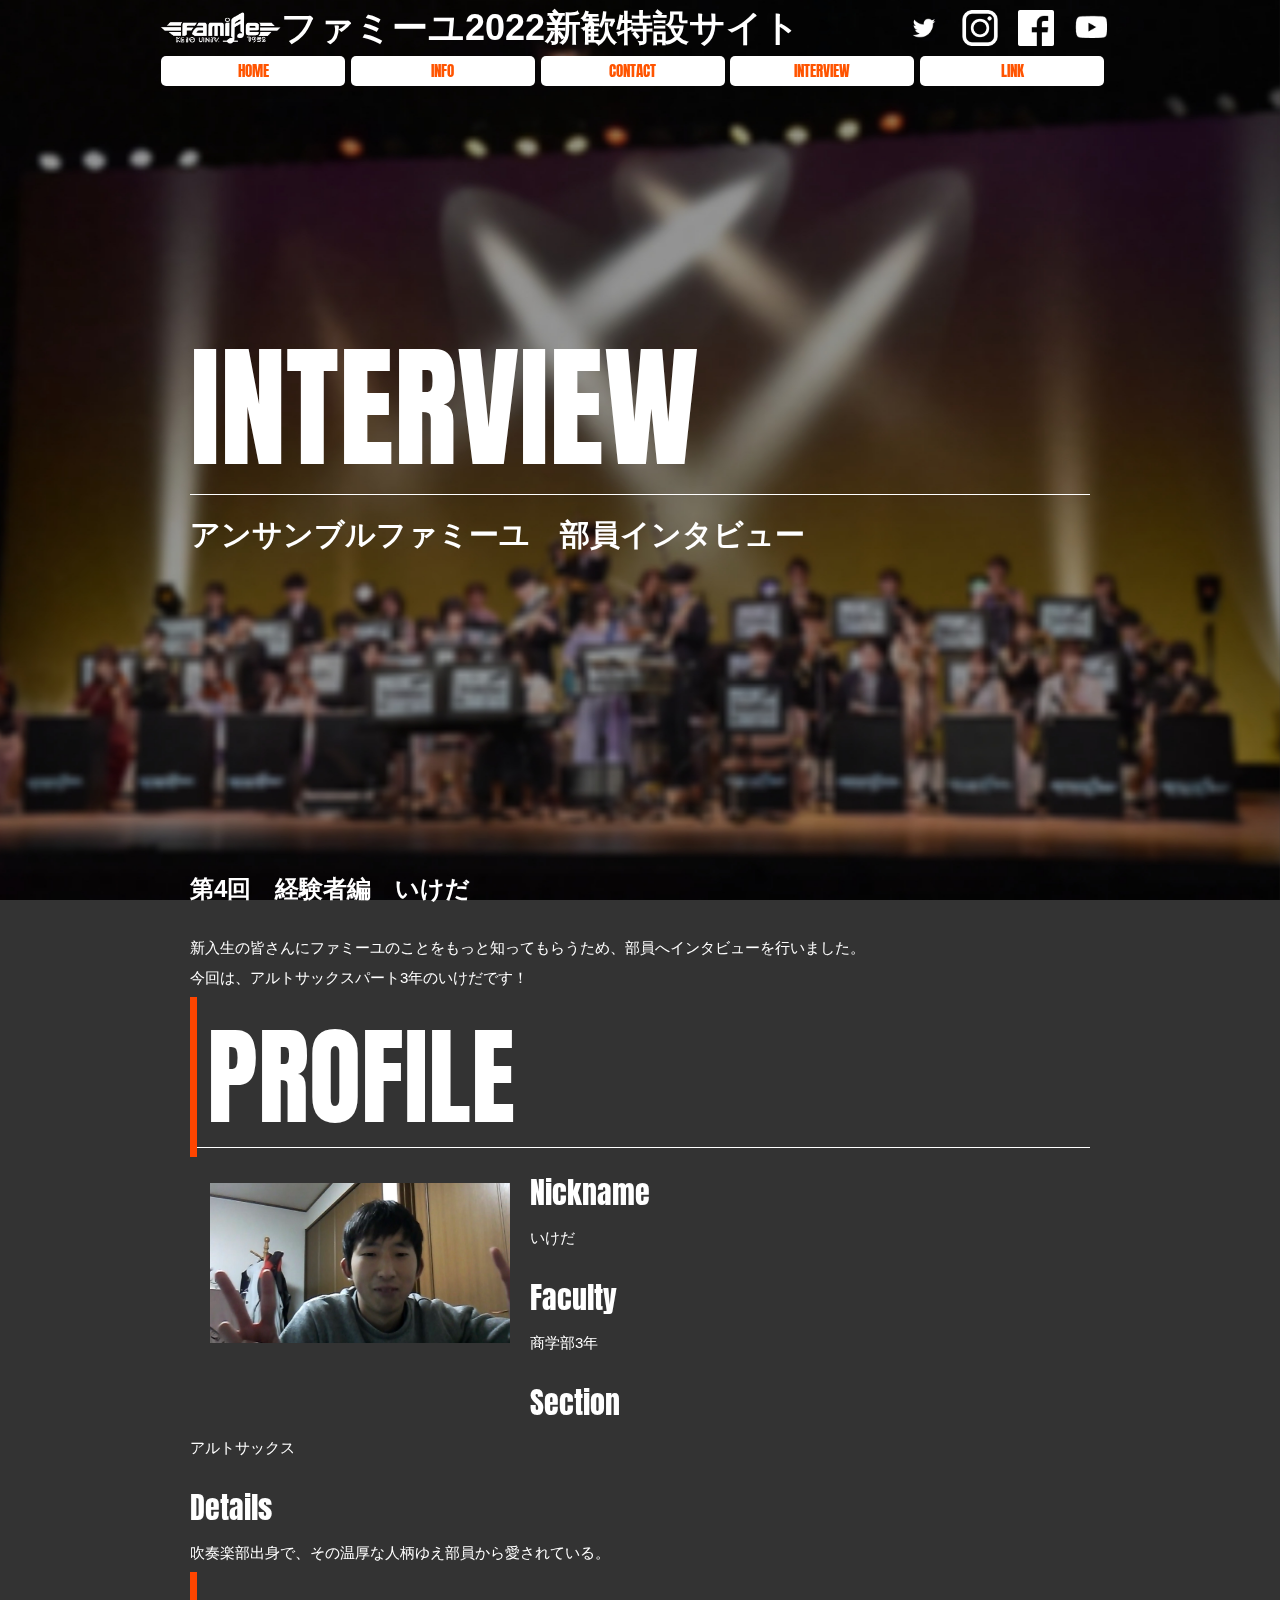
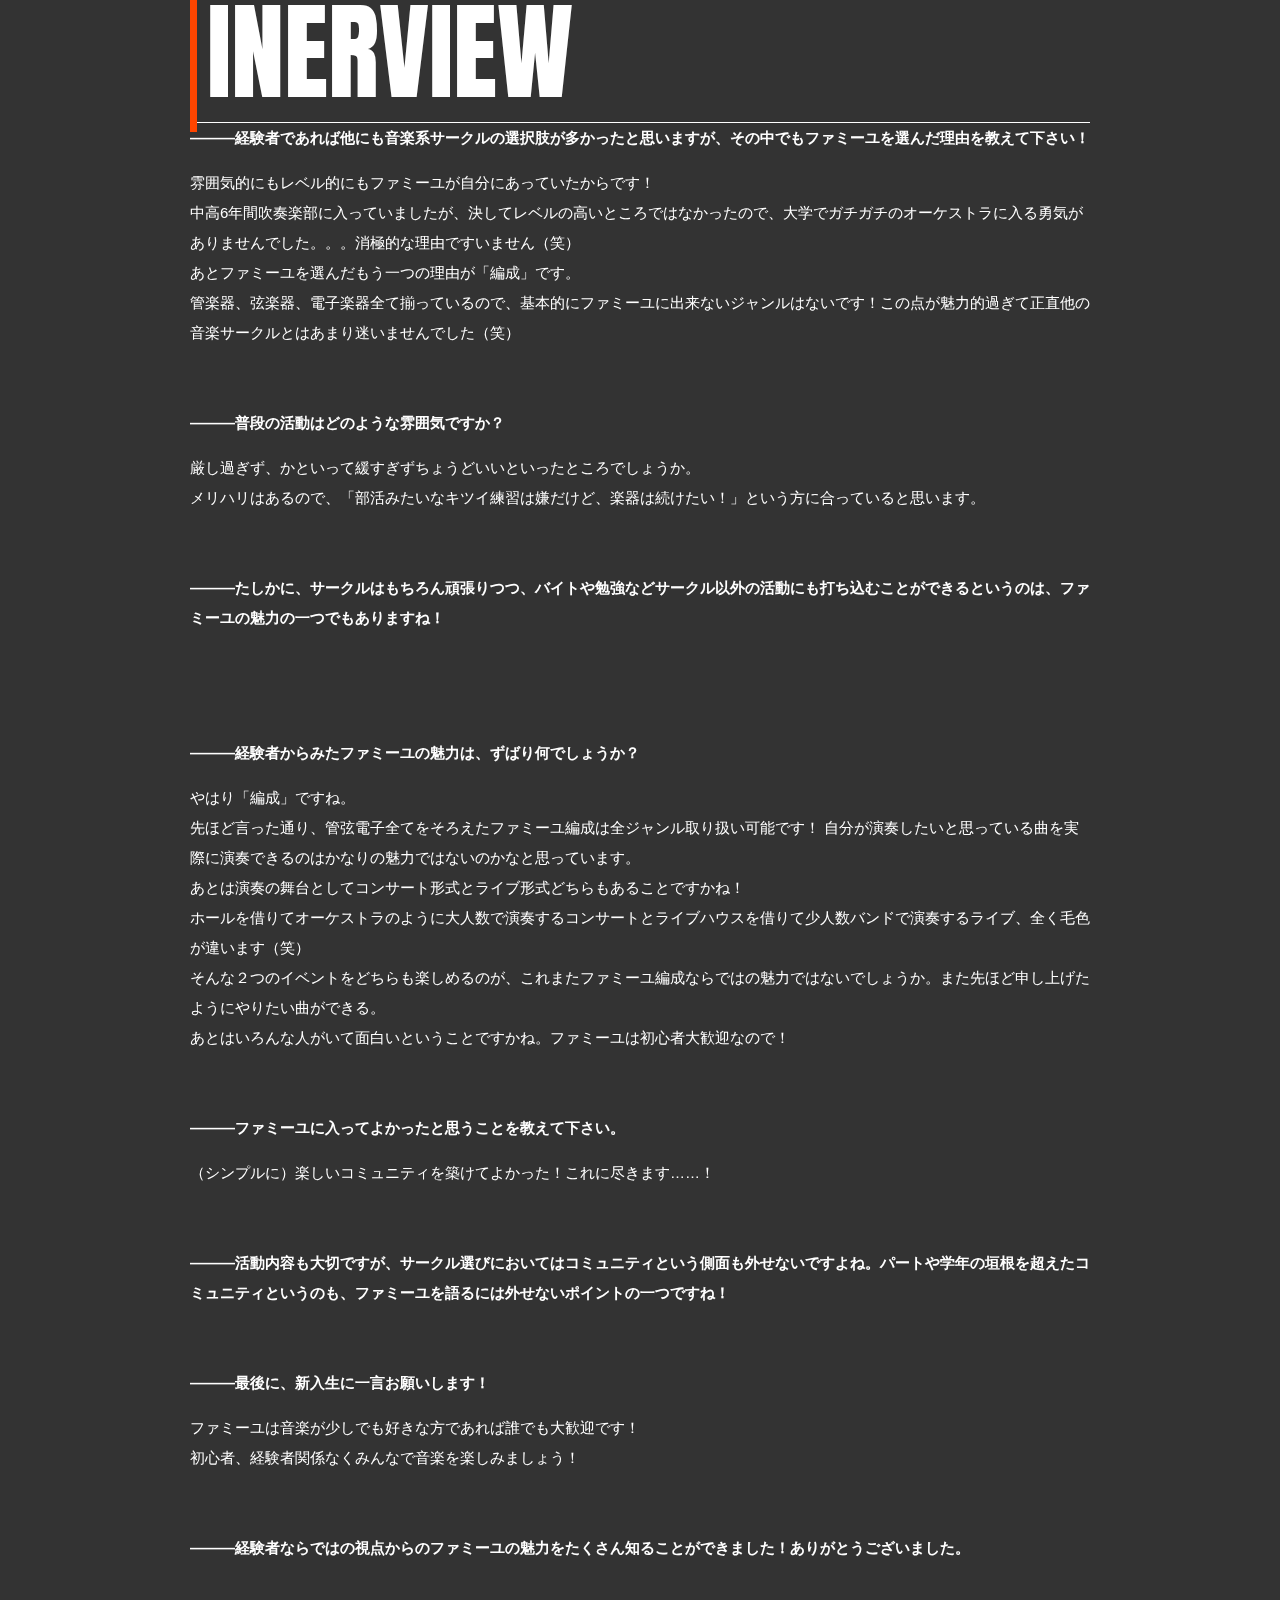
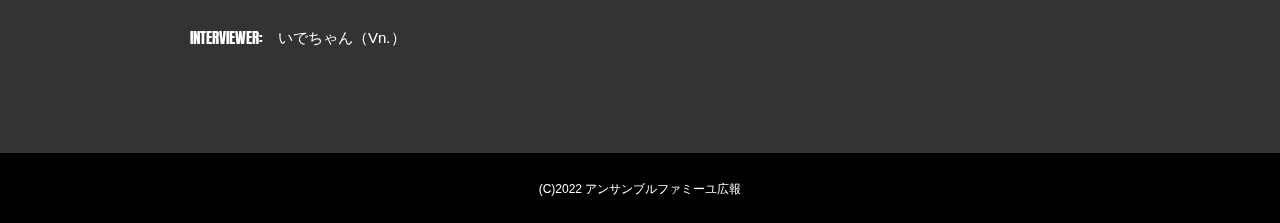
<file: interview_ikeda.html>
<!DOCTYPE html>
<html>
<head>
<meta charset="utf-8">
<meta name="viewport" content="width=device-width, initial-scale-1">
<title>アンサンブルファミーユ2022新歓特設サイト|約90年の歴史を持つ、慶應義塾大学文化団体連盟所属の音楽サークル</title>
  <meta name="description" content="アンサンブルファミーユ最新の新歓情報をお届けしています。初心者から実力者まで、慶應で音楽を楽しみたい方大歓迎！音楽サークルをお探しの方は要チェックです">
<link href="https://fonts.googleapis.com/css?family=Anton&display=swap" rel="stylesheet">
<link href="css/style.css" rel="stylesheet">
</head>
<body id="interview_article">
  
  <!--header 始まり-->
  <header>
    <div class="logo">
      <a href="index.html"><img src="images/Famille%20Logo%20White.png" alt="FAMILLE"></a>
    </div>
    <p><b>ファミーユ2022新歓特設サイト</b></p>
    <ul class="global-SNS-Link">
      <li><a href="https://twitter.com/Keio_famille"><img src="images/Twitter_Logo_WhiteOnImage.png" alt="Twitter"></a></li>
      <li><a href="https://instagram.com/keio_famille"><img src="images/Instagram Logo.png" alt="Instagram"></a></li>
      <li><a href="https://m.facebook.com/KeioEnsembleFamille"><img src="images/FB-f-Logo__white_50.png" alt="Facebook"></a></li>
      <li><a href="https://www.youtube.com/channel/UCC9r2uYHU0FDMGrMo_xho2g"><img src="images/Youtube Logo.png" alt="Youtube"></a></li>
    </ul>
    <nav>
      <ul class="global-nav">
        <a href="index.html"><li>HOME</li></a>
        <a href="info.html"><li>INFO</li></a>
        <a href="contact.html"><li>CONTACT</li></a>
        <a href="interview.html"><li>INTERVIEW</li></a>
        <a href="link.html"><li>LINK</li></a>
      </ul>
    </nav>
  </header>
  <!--header 終わり-->
  
  <!--wrap 始まり-->
  <div id="wrap">
    <div class ="content">
      <div class="main-center">
        <p class="decoration-title">INTERVIEW</p>
        <h1>アンサンブルファミーユ　部員インタビュー</h1>
        <h2>第4回　経験者編　いけだ</h2>
        <p>新入生の皆さんにファミーユのことをもっと知ってもらうため、部員へインタビューを行いました。<br>今回は、アルトサックスパート3年のいけだです！</p>
        <div class="profile">
          <p class="decoration-title-2 icon">PROFILE</p>
          <p></p>
          <div class="profile-image">
            <img src="images/ikeda.png" alt="image" class="profile_image_image">
            <p>&emsp;</p>
          </div>
          <div class="profile-text">
            <p class="profile_decoration_title">Nickname</p>
            <p>いけだ</p>
            <p class="profile_decoration_title">Faculty</p>
            <p>商学部3年</p>
            <p class="profile_decoration_title">Section</p>
            <p>アルトサックス</p>
            <p class="profile_decoration_title">Details</p>
            <p>吹奏楽部出身で、その温厚な人柄ゆえ部員から愛されている。</p>
          </div>
        <div class="interview">
          <p class="decoration-title-2 icon">INERVIEW</p>
          <div class="QandA">
            <p class="question">―――経験者であれば他にも音楽系サークルの選択肢が多かったと思いますが、その中でもファミーユを選んだ理由を教えて下さい！</p>
            <p class="answer">雰囲気的にもレベル的にもファミーユが自分にあっていたからです！<br>中高6年間吹奏楽部に入っていましたが、決してレベルの高いところではなかったので、大学でガチガチのオーケストラに入る勇気がありませんでした。。。消極的な理由ですいません（笑）<br>あとファミーユを選んだもう一つの理由が「編成」です。<br>管楽器、弦楽器、電子楽器全て揃っているので、基本的にファミーユに出来ないジャンルはないです！この点が魅力的過ぎて正直他の音楽サークルとはあまり迷いませんでした（笑）</p>
          </div>
          <div class="QandA">
            <p class="question">―――普段の活動はどのような雰囲気ですか？</p>
            <p class="answer">厳し過ぎず、かといって緩すぎずちょうどいいといったところでしょうか。<br>メリハリはあるので、「部活みたいなキツイ練習は嫌だけど、楽器は続けたい！」という方に合っていると思います。</p>
          </div>
         <div class="QandA">
          <p class="question">―――たしかに、サークルはもちろん頑張りつつ、バイトや勉強などサークル以外の活動にも打ち込むことができるというのは、ファミーユの魅力の一つでもありますね！</p>
        　</div>
          <div class="QandA">
            <p class="question">―――経験者からみたファミーユの魅力は、ずばり何でしょうか？</p>
            <p class="answer">やはり「編成」ですね。<br>先ほど言った通り、管弦電子全てをそろえたファミーユ編成は全ジャンル取り扱い可能です！ 自分が演奏したいと思っている曲を実際に演奏できるのはかなりの魅力ではないのかなと思っています。
<br>あとは演奏の舞台としてコンサート形式とライブ形式どちらもあることですかね！
<br>ホールを借りてオーケストラのように大人数で演奏するコンサートとライブハウスを借りて少人数バンドで演奏するライブ、全く毛色が違います（笑）<br>そんな２つのイベントをどちらも楽しめるのが、これまたファミーユ編成ならではの魅力ではないでしょうか。また先ほど申し上げたようにやりたい曲ができる。<br>あとはいろんな人がいて面白いということですかね。ファミーユは初心者大歓迎なので！</p>
          </div>
          <div class="QandA">
            <p class="question">―――ファミーユに入ってよかったと思うことを教えて下さい。</p>
            <p class="answer">（シンプルに）楽しいコミュニティを築けてよかった！これに尽きます……！</p>
          </div>
          <div class="QandA">
            <p class="question">―――活動内容も大切ですが、サークル選びにおいてはコミュニティという側面も外せないですよね。パートや学年の垣根を超えたコミュニティというのも、ファミーユを語るには外せないポイントの一つですね！</p>
          </div>
          <div class="QandA">
            <p class="question">―――最後に、新入生に一言お願いします！</p>
            <p class="answer">ファミーユは音楽が少しでも好きな方であれば誰でも大歓迎です！
<br>初心者、経験者関係なくみんなで音楽を楽しみましょう！</p>
          </div>
          <div class="QandA">
            <p class="question">―――経験者ならではの視点からのファミーユの魅力をたくさん知ることができました！ありがとうございました。</p>
          </div>
          <div class="interviewer">
            <p class="interviewer-title">INTERVIEWER:</p>
            <p>&emsp;いでちゃん（Vn.）</p>
          </div>
          
        </div>
      </div>
    </div>
  </div>
  </div>
  <!--wrap 終わり-->
  
  <!--footer 始まり-->
  <footer>
    <small>(C)2022 アンサンブルファミーユ広報</small>
  </footer>
  <!--footer 終わり-->
  
  
</body>
</html>
</file>
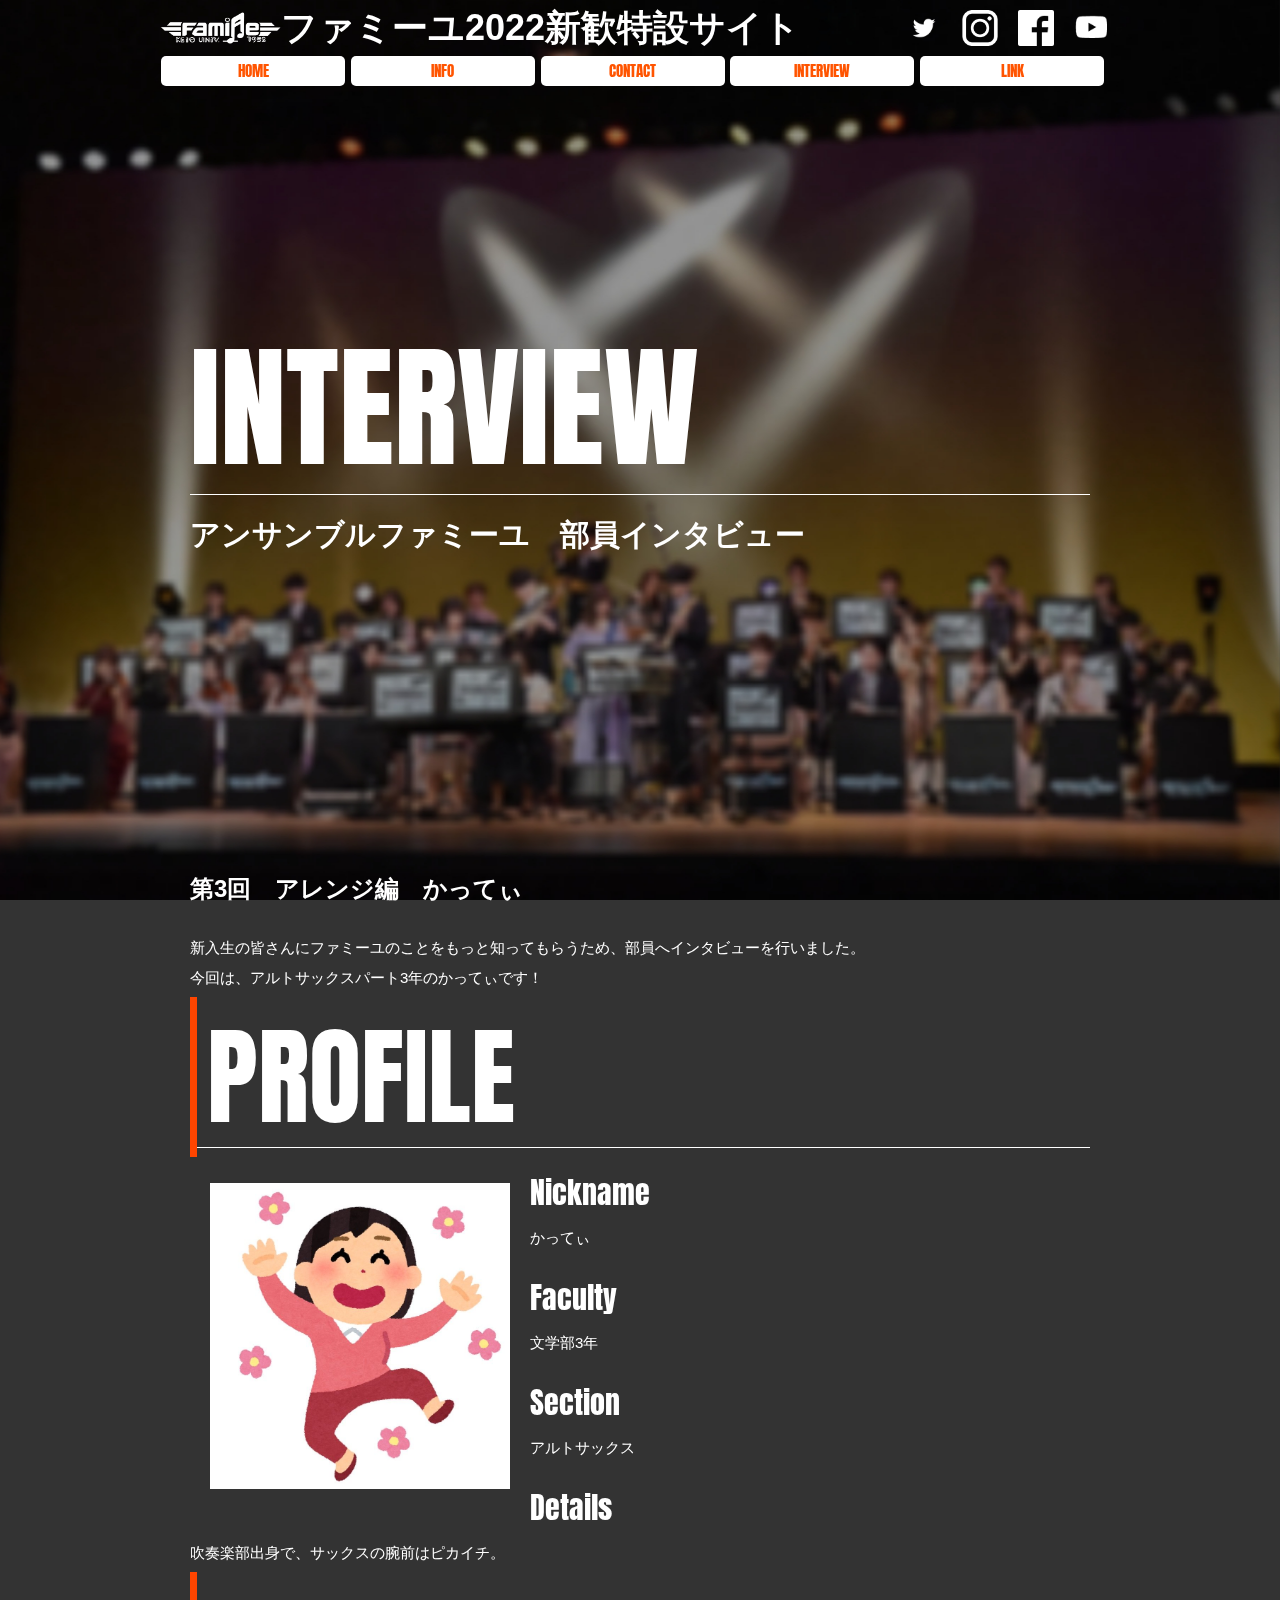
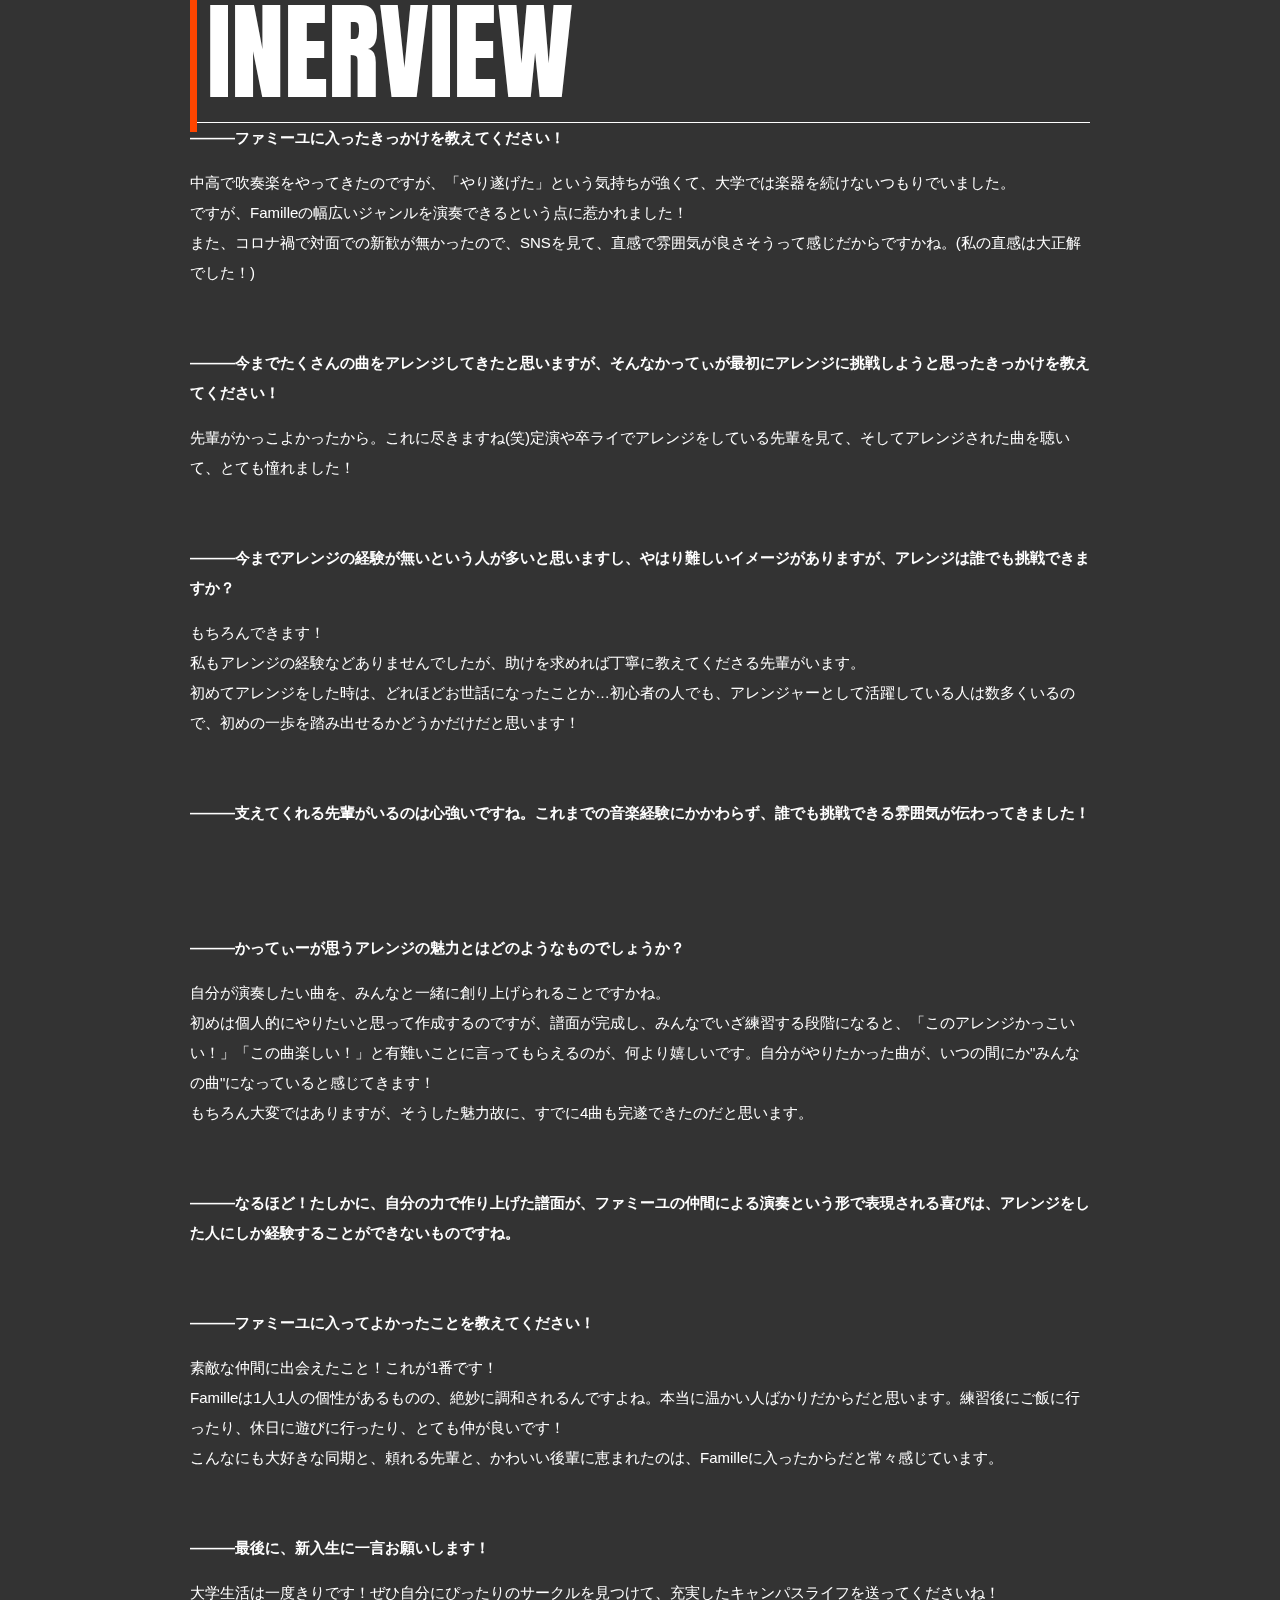
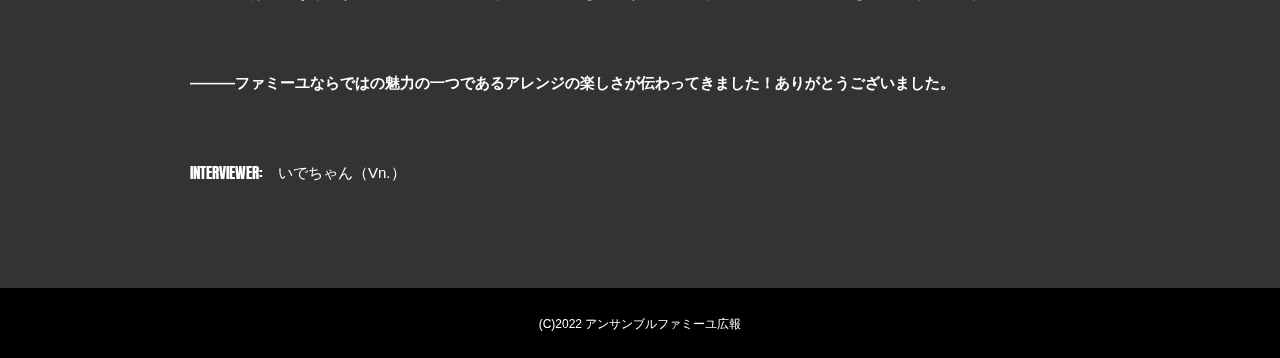
<file: interview_katty.html>
<!DOCTYPE html>
<html>
<head>
<meta charset="utf-8">
<meta name="viewport" content="width=device-width, initial-scale-1">
<title>アンサンブルファミーユ2022新歓特設サイト|約90年の歴史を持つ、慶應義塾大学文化団体連盟所属の音楽サークル</title>
  <meta name="description" content="アンサンブルファミーユ最新の新歓情報をお届けしています。初心者から実力者まで、慶應で音楽を楽しみたい方大歓迎！音楽サークルをお探しの方は要チェックです">
<link href="https://fonts.googleapis.com/css?family=Anton&display=swap" rel="stylesheet">
<link href="css/style.css" rel="stylesheet">
</head>
<body id="interview_article">
  
  <!--header 始まり-->
  <header>
    <div class="logo">
      <a href="index.html"><img src="images/Famille%20Logo%20White.png" alt="FAMILLE"></a>
    </div>
    <p><b>ファミーユ2022新歓特設サイト</b></p>
    <ul class="global-SNS-Link">
      <li><a href="https://twitter.com/Keio_famille"><img src="images/Twitter_Logo_WhiteOnImage.png" alt="Twitter"></a></li>
      <li><a href="https://instagram.com/keio_famille"><img src="images/Instagram Logo.png" alt="Instagram"></a></li>
      <li><a href="https://m.facebook.com/KeioEnsembleFamille"><img src="images/FB-f-Logo__white_50.png" alt="Facebook"></a></li>
      <li><a href="https://www.youtube.com/channel/UCC9r2uYHU0FDMGrMo_xho2g"><img src="images/Youtube Logo.png" alt="Youtube"></a></li>
    </ul>
    <nav>
      <ul class="global-nav">
        <a href="index.html"><li>HOME</li></a>
        <a href="info.html"><li>INFO</li></a>
        <a href="contact.html"><li>CONTACT</li></a>
        <a href="interview.html"><li>INTERVIEW</li></a>
        <a href="link.html"><li>LINK</li></a>
      </ul>
    </nav>
  </header>
  <!--header 終わり-->
  
  <!--wrap 始まり-->
  <div id="wrap">
    <div class ="content">
      <div class="main-center">
        <p class="decoration-title">INTERVIEW</p>
        <h1>アンサンブルファミーユ　部員インタビュー</h1>
        <h2>第3回　アレンジ編　かってぃ</h2>
        <p>新入生の皆さんにファミーユのことをもっと知ってもらうため、部員へインタビューを行いました。<br>今回は、アルトサックスパート3年のかってぃです！</p>
        <div class="profile">
          <p class="decoration-title-2 icon">PROFILE</p>
          <p></p>
          <div class="profile-image">
            <img src="images/katty.jpg" alt="image" class="profile_image_image">
            <p>&emsp;</p>
          </div>
          <div class="profile-text">
            <p class="profile_decoration_title">Nickname</p>
            <p>かってぃ</p>
            <p class="profile_decoration_title">Faculty</p>
            <p>文学部3年</p>
            <p class="profile_decoration_title">Section</p>
            <p>アルトサックス</p>
            <p class="profile_decoration_title">Details</p>
            <p>吹奏楽部出身で、サックスの腕前はピカイチ。</p>
          </div>
        <div class="interview">
          <p class="decoration-title-2 icon">INERVIEW</p>
          <div class="QandA">
            <p class="question">―――ファミーユに入ったきっかけを教えてください！</p>
            <p class="answer">中高で吹奏楽をやってきたのですが、「やり遂げた」という気持ちが強くて、大学では楽器を続けないつもりでいました。<br>ですが、Familleの幅広いジャンルを演奏できるという点に惹かれました！<br>また、コロナ禍で対面での新歓が無かったので、SNSを見て、直感で雰囲気が良さそうって感じだからですかね。(私の直感は大正解でした！)</p>
          </div>
          <div class="QandA">
            <p class="question">―――今までたくさんの曲をアレンジしてきたと思いますが、そんなかってぃが最初にアレンジに挑戦しようと思ったきっかけを教えてください！</p>
            <p class="answer">先輩がかっこよかったから。これに尽きますね(笑)定演や卒ライでアレンジをしている先輩を見て、そしてアレンジされた曲を聴いて、とても憧れました！</p>
          </div>
          <div class="QandA">
            <p class="question">―――今までアレンジの経験が無いという人が多いと思いますし、やはり難しいイメージがありますが、アレンジは誰でも挑戦できますか？</p>
            <p class="answer">もちろんできます！<br>私もアレンジの経験などありませんでしたが、助けを求めれば丁寧に教えてくださる先輩がいます。<br>初めてアレンジをした時は、どれほどお世話になったことか…初心者の人でも、アレンジャーとして活躍している人は数多くいるので、初めの一歩を踏み出せるかどうかだけだと思います！</p>
          </div>
          <div class="QandA">
            <p class="question">―――支えてくれる先輩がいるのは心強いですね。これまでの音楽経験にかかわらず、誰でも挑戦できる雰囲気が伝わってきました！</p>
        　</div>
          <div class="QandA">
            <p class="question">―――かってぃーが思うアレンジの魅力とはどのようなものでしょうか？</p>
            <p class="answer">自分が演奏したい曲を、みんなと一緒に創り上げられることですかね。<br>初めは個人的にやりたいと思って作成するのですが、譜面が完成し、みんなでいざ練習する段階になると、「このアレンジかっこいい！」「この曲楽しい！」と有難いことに言ってもらえるのが、何より嬉しいです。自分がやりたかった曲が、いつの間にか"みんなの曲"になっていると感じてきます！<br>もちろん大変ではありますが、そうした魅力故に、すでに4曲も完遂できたのだと思います。</p>
          </div>
          <div class="QandA">
            <p class="question">―――なるほど！たしかに、自分の力で作り上げた譜面が、ファミーユの仲間による演奏という形で表現される喜びは、アレンジをした人にしか経験することができないものですね。</p>
          </div>
          <div class="QandA">
            <p class="question">―――ファミーユに入ってよかったことを教えてください！</p>
            <p class="answer">素敵な仲間に出会えたこと！これが1番です！<br>Familleは1人1人の個性があるものの、絶妙に調和されるんですよね。本当に温かい人ばかりだからだと思います。練習後にご飯に行ったり、休日に遊びに行ったり、とても仲が良いです！<br>こんなにも大好きな同期と、頼れる先輩と、かわいい後輩に恵まれたのは、Familleに入ったからだと常々感じています。</p>
          </div>
          <div class="QandA">
            <p class="question">―――最後に、新入生に一言お願いします！</p>
            <p class="answer">大学生活は一度きりです！ぜひ自分にぴったりのサークルを見つけて、充実したキャンパスライフを送ってくださいね！</p>
          </div>
          <div class="QandA">
            <p class="question">―――ファミーユならではの魅力の一つであるアレンジの楽しさが伝わってきました！ありがとうございました。</p>
          </div>
          <div class="interviewer">
            <p class="interviewer-title">INTERVIEWER:</p>
            <p>&emsp;いでちゃん（Vn.）</p>
          </div>
          
        </div>
      </div>
    </div>
  </div>
  </div>
  <!--wrap 終わり-->
  
  <!--footer 始まり-->
  <footer>
    <small>(C)2022 アンサンブルファミーユ広報</small>
  </footer>
  <!--footer 終わり-->
  
  
</body>
</html>
</file>
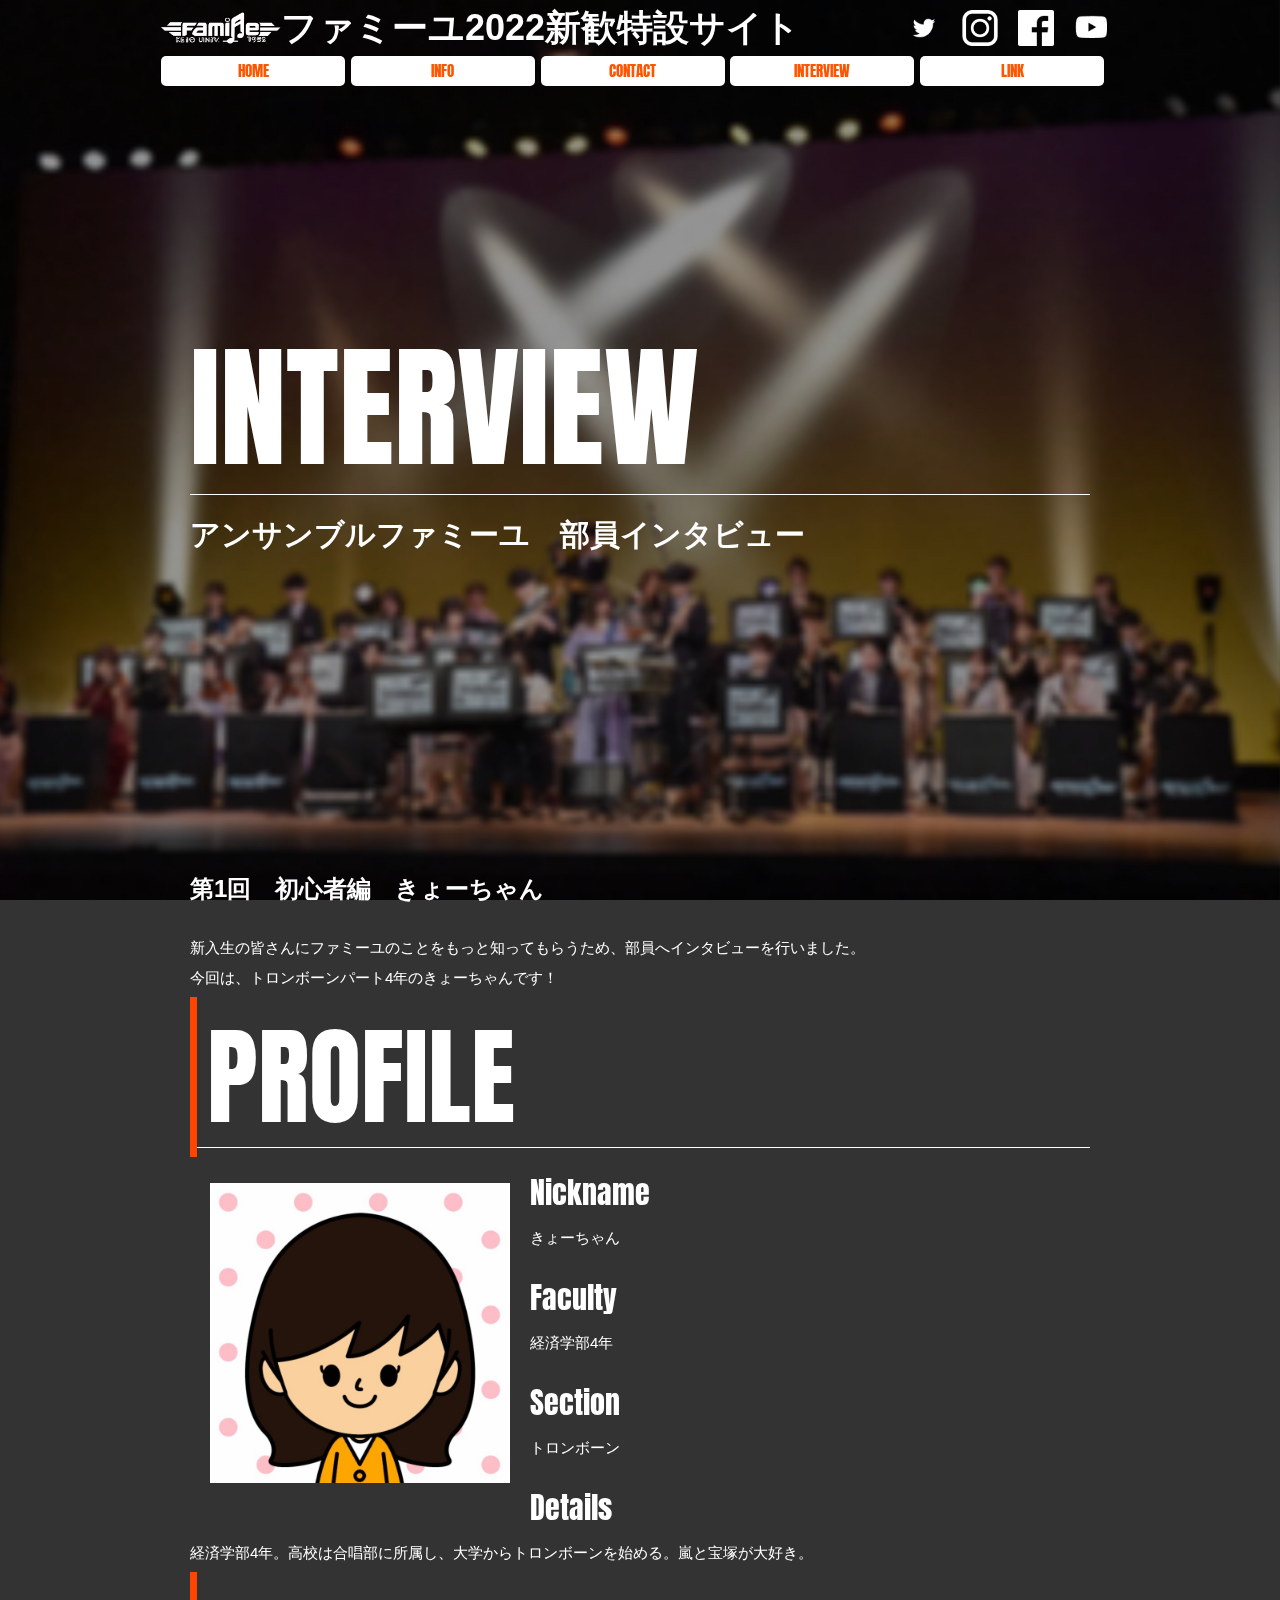
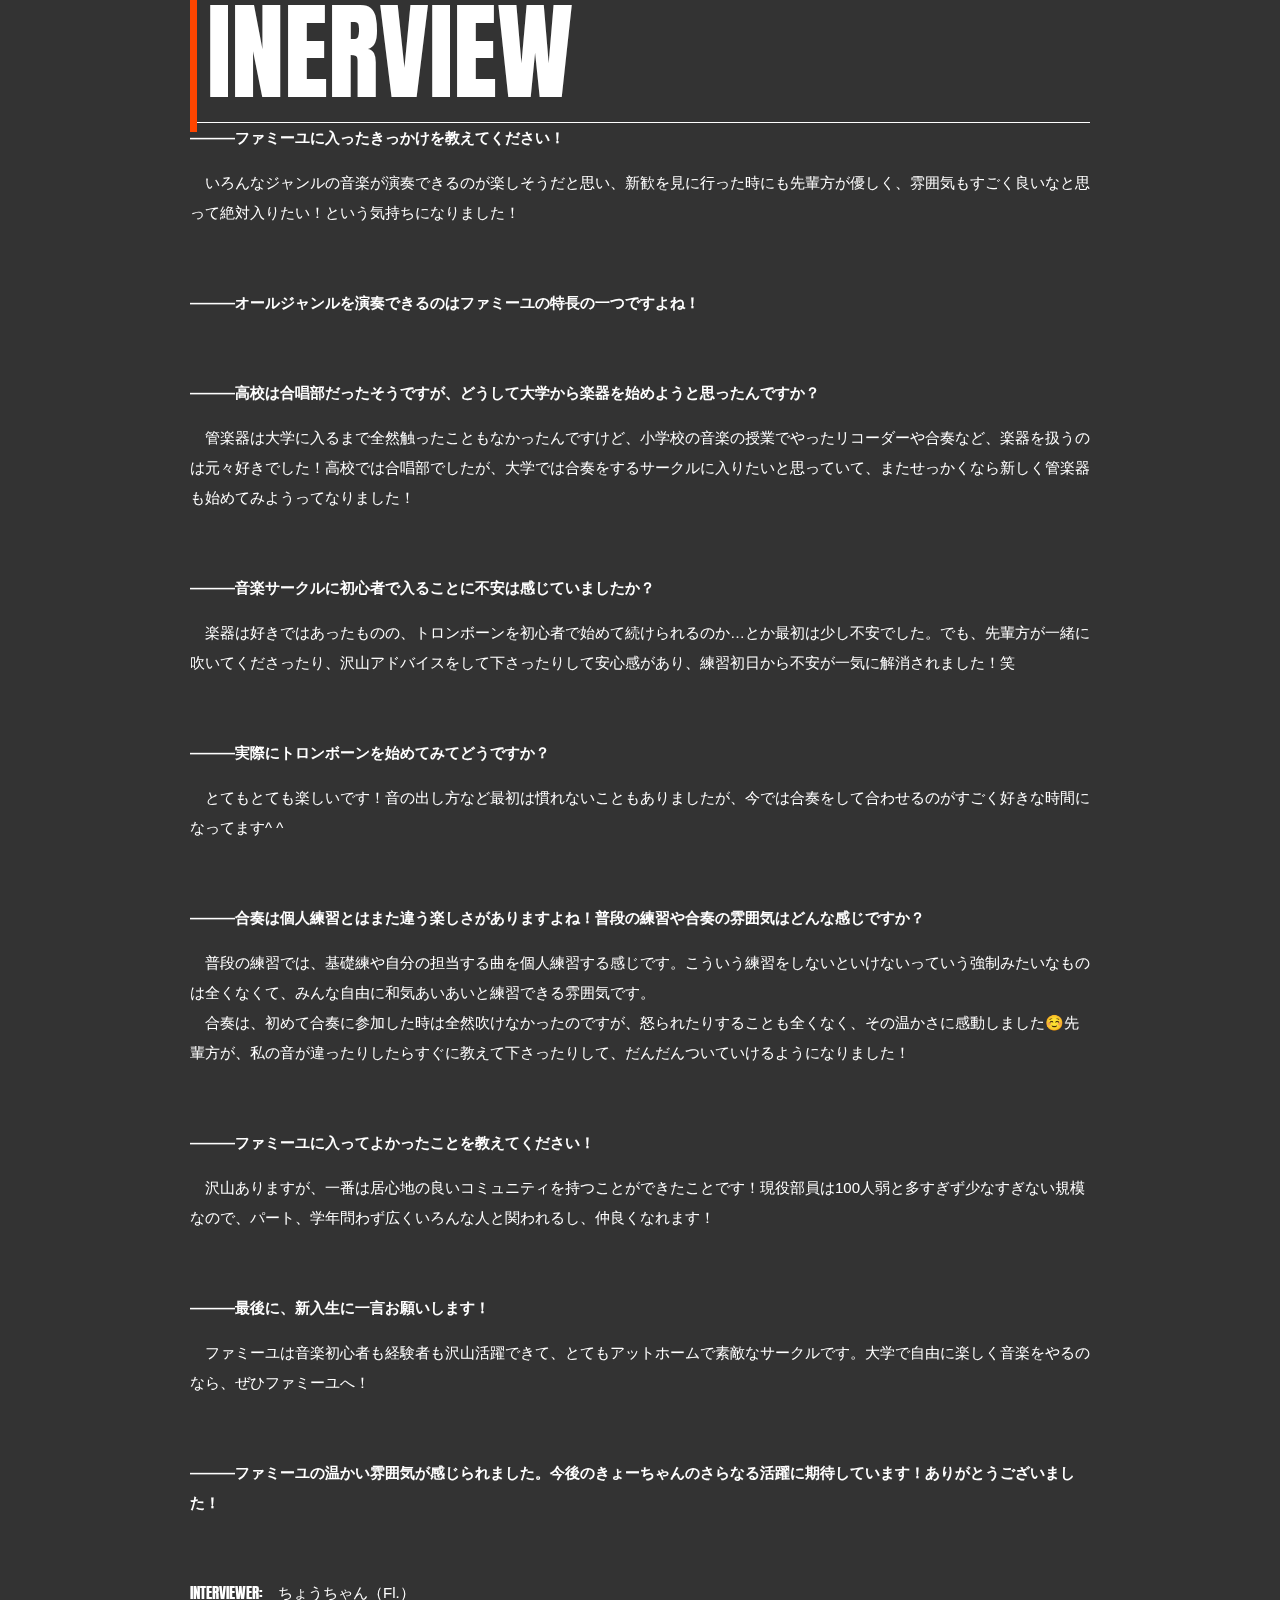
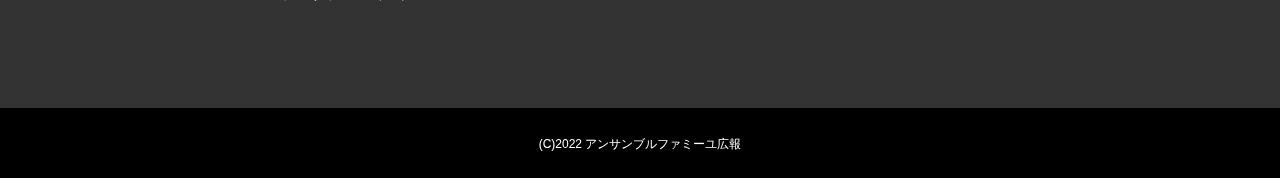
<file: interview_kyochan.html>
<!DOCTYPE html>
<html>
<head>
<meta charset="utf-8">
<meta name="viewport" content="width=device-width, initial-scale-1">
<title>アンサンブルファミーユ2022新歓特設サイト|約90年の歴史を持つ、慶應義塾大学文化団体連盟所属の音楽サークル</title>
  <meta name="description" content="アンサンブルファミーユ最新の新歓情報をお届けしています。初心者から実力者まで、慶應で音楽を楽しみたい方大歓迎！音楽サークルをお探しの方は要チェックです">
<link href="https://fonts.googleapis.com/css?family=Anton&display=swap" rel="stylesheet">
<link href="css/style.css" rel="stylesheet">
</head>
<body id="interview_article">
  
  <!--header 始まり-->
  <header>
    <div class="logo">
      <a href="index.html"><img src="images/Famille%20Logo%20White.png" alt="FAMILLE"></a>
    </div>
    <p><b>ファミーユ2022新歓特設サイト</b></p>
    <ul class="global-SNS-Link">
      <li><a href="https://twitter.com/Keio_famille"><img src="images/Twitter_Logo_WhiteOnImage.png" alt="Twitter"></a></li>
      <li><a href="https://instagram.com/keio_famille"><img src="images/Instagram Logo.png" alt="Instagram"></a></li>
      <li><a href="https://m.facebook.com/KeioEnsembleFamille"><img src="images/FB-f-Logo__white_50.png" alt="Facebook"></a></li>
      <li><a href="https://www.youtube.com/channel/UCC9r2uYHU0FDMGrMo_xho2g"><img src="images/Youtube Logo.png" alt="Youtube"></a></li>
    </ul>
    <nav>
      <ul class="global-nav">
        <a href="index.html"><li>HOME</li></a>
        <a href="info.html"><li>INFO</li></a>
        <a href="contact.html"><li>CONTACT</li></a>
        <a href="interview.html"><li>INTERVIEW</li></a>
        <a href="link.html"><li>LINK</li></a>
      </ul>
    </nav>
  </header>
  <!--header 終わり-->
  
  <!--wrap 始まり-->
  <div id="wrap">
    <div class ="content">
      <div class="main-center">
        <p class="decoration-title">INTERVIEW</p>
        <h1>アンサンブルファミーユ　部員インタビュー</h1>
        <h2>第1回　初心者編　きょーちゃん</h2>
        <p>新入生の皆さんにファミーユのことをもっと知ってもらうため、部員へインタビューを行いました。<br>今回は、トロンボーンパート4年のきょーちゃんです！
        </p>
        <div class="profile">
          <p class="decoration-title-2 icon">PROFILE</p>
          <p></p>
         <div class="profile-image">
            <img src="images/kyochan.jpg" alt="image" class="profile_image_image">
            <p>&emsp;</p>
          </div>
          <div class="profile-text">
            <p class="profile_decoration_title">Nickname</p>
            <p>きょーちゃん</p>
            <p class="profile_decoration_title">Faculty</p>
            <p>経済学部4年</p>
            <p class="profile_decoration_title">Section</p>
            <p>トロンボーン</p>
            <p class="profile_decoration_title">Details</p>
            <p>経済学部4年。高校は合唱部に所属し、大学からトロンボーンを始める。嵐と宝塚が大好き。</p>
          </div>
        <div class="interview">
          <p class="decoration-title-2 icon">INERVIEW</p>
          <div class="QandA">
            <p class="question">―――ファミーユに入ったきっかけを教えてください！</p>
            <p class="answer">&emsp;いろんなジャンルの音楽が演奏できるのが楽しそうだと思い、新歓を見に行った時にも先輩方が優しく、雰囲気もすごく良いなと思って絶対入りたい！という気持ちになりました！</p>
          </div>
          <div class="QandA">
            <p class="question">―――オールジャンルを演奏できるのはファミーユの特長の一つですよね！</p>
          </div>
          <div class="QandA">
            <p class="question">―――高校は合唱部だったそうですが、どうして大学から楽器を始めようと思ったんですか？</p>
            <p class="answer">&emsp;管楽器は大学に入るまで全然触ったこともなかったんですけど、小学校の音楽の授業でやったリコーダーや合奏など、楽器を扱うのは元々好きでした！高校では合唱部でしたが、大学では合奏をするサークルに入りたいと思っていて、またせっかくなら新しく管楽器も始めてみようってなりました！</p>
          </div>
          <div class="QandA">
            <p class="question">―――音楽サークルに初心者で入ることに不安は感じていましたか？</p>
            <p class="answer">&emsp;楽器は好きではあったものの、トロンボーンを初心者で始めて続けられるのか…とか最初は少し不安でした。でも、先輩方が一緒に吹いてくださったり、沢山アドバイスをして下さったりして安心感があり、練習初日から不安が一気に解消されました！笑</p>
          </div>
          <div class="QandA">
            <p class="question">―――実際にトロンボーンを始めてみてどうですか？</p>
            <p class="answer">&emsp;とてもとても楽しいです！音の出し方など最初は慣れないこともありましたが、今では合奏をして合わせるのがすごく好きな時間になってます^ ^</p>
          </div>
          <div class="QandA">
            <p class="question">―――合奏は個人練習とはまた違う楽しさがありますよね！普段の練習や合奏の雰囲気はどんな感じですか？</p>
            <p class="answer">&emsp;普段の練習では、基礎練や自分の担当する曲を個人練習する感じです。こういう練習をしないといけないっていう強制みたいなものは全くなくて、みんな自由に和気あいあいと練習できる雰囲気です。<br>&emsp;合奏は、初めて合奏に参加した時は全然吹けなかったのですが、怒られたりすることも全くなく、その温かさに感動しました☺️先輩方が、私の音が違ったりしたらすぐに教えて下さったりして、だんだんついていけるようになりました！</p>
          </div>
          <div class="QandA">
            <p class="question">―――ファミーユに入ってよかったことを教えてください！</p>
            <p class="answer">&emsp;沢山ありますが、一番は居心地の良いコミュニティを持つことができたことです！現役部員は100人弱と多すぎず少なすぎない規模なので、パート、学年問わず広くいろんな人と関われるし、仲良くなれます！</p>
          </div>
          <div class="QandA">
            <p class="question">―――最後に、新入生に一言お願いします！</p>
            <p class="answer">&emsp;ファミーユは音楽初心者も経験者も沢山活躍できて、とてもアットホームで素敵なサークルです。大学で自由に楽しく音楽をやるのなら、ぜひファミーユへ！</p>
          </div>
          <div class="QandA">
            <p class="question">―――ファミーユの温かい雰囲気が感じられました。今後のきょーちゃんのさらなる活躍に期待しています！ありがとうございました！</p>
          </div>
          <div class="interviewer">
            <p class="interviewer-title">INTERVIEWER:</p>
            <p>&emsp;ちょうちゃん（Fl.）</p>
          </div>
          
        </div>
      </div>
    </div>
  </div>
  </div>
  <!--wrap 終わり-->
  
  <!--footer 始まり-->
  <footer>
    <small>(C)2022 アンサンブルファミーユ広報</small>
  </footer>
  <!--footer 終わり-->
  
  
</body>
</html>
</file>
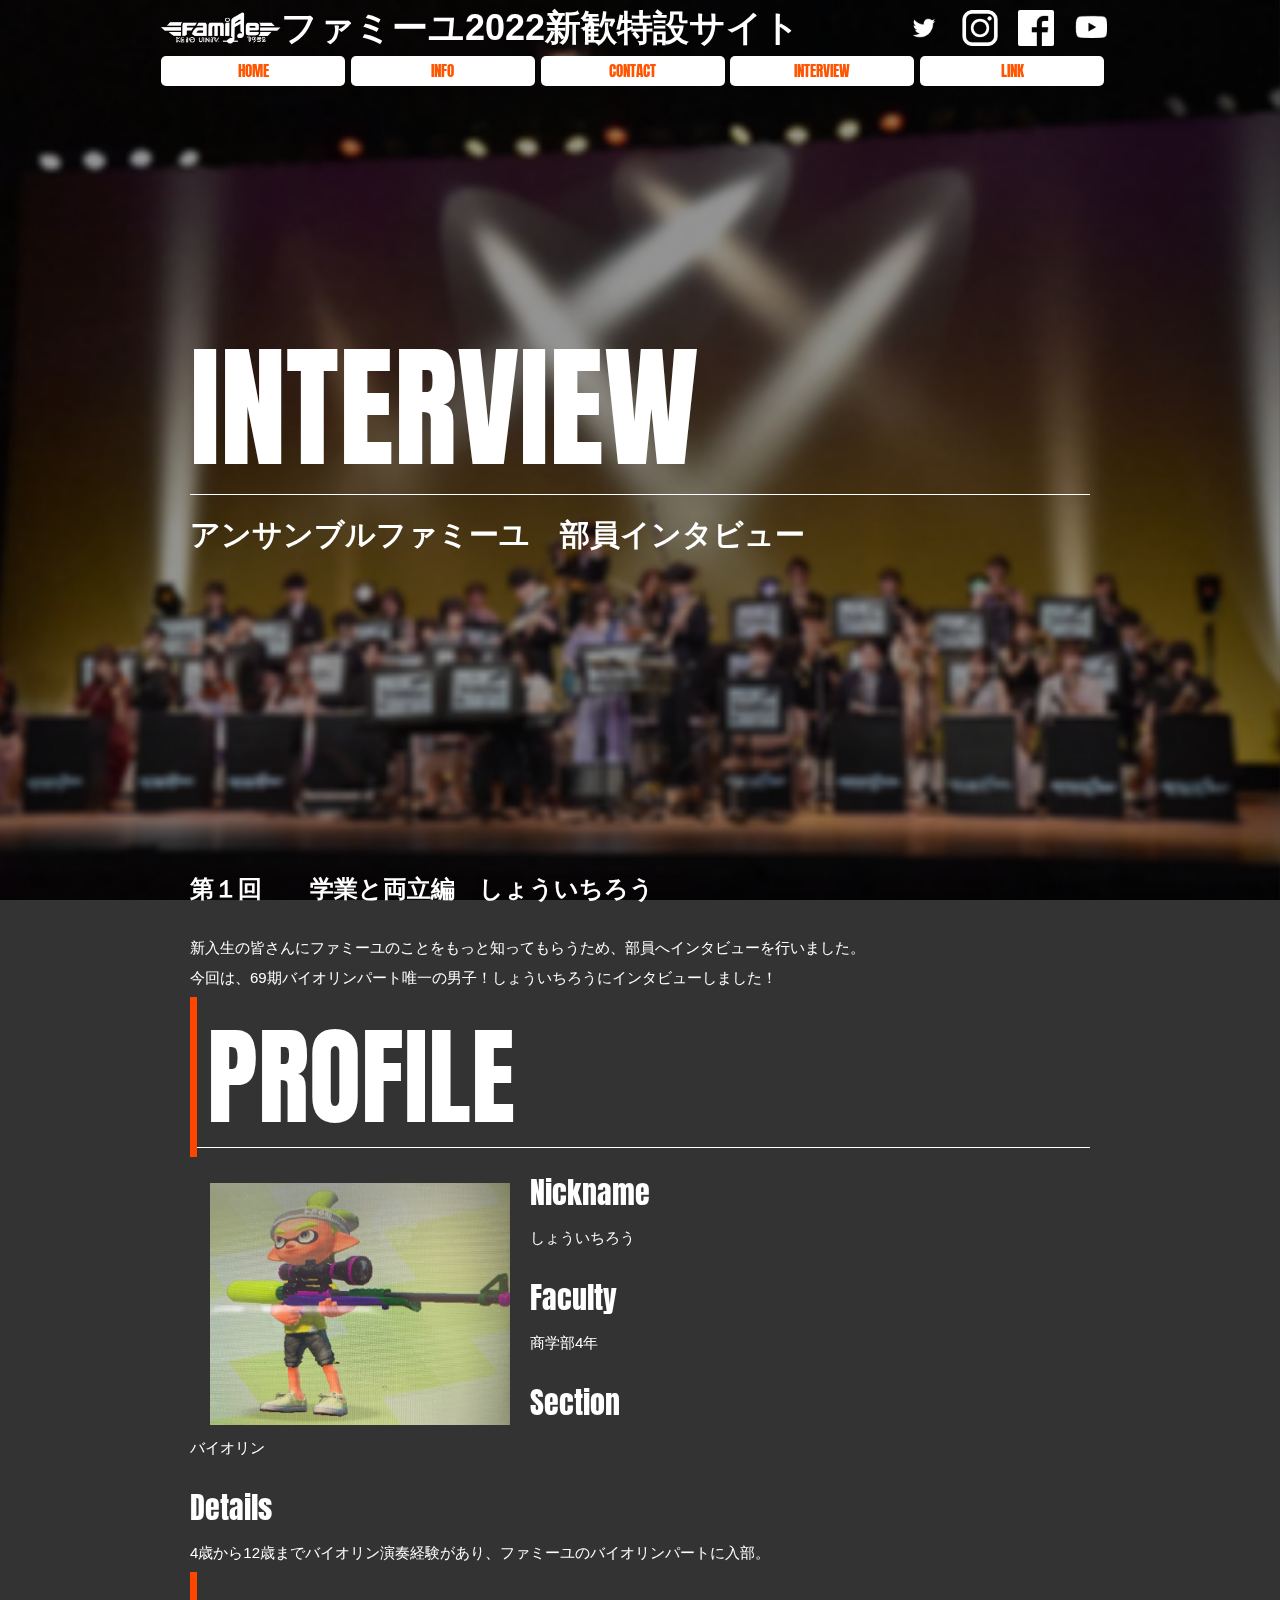
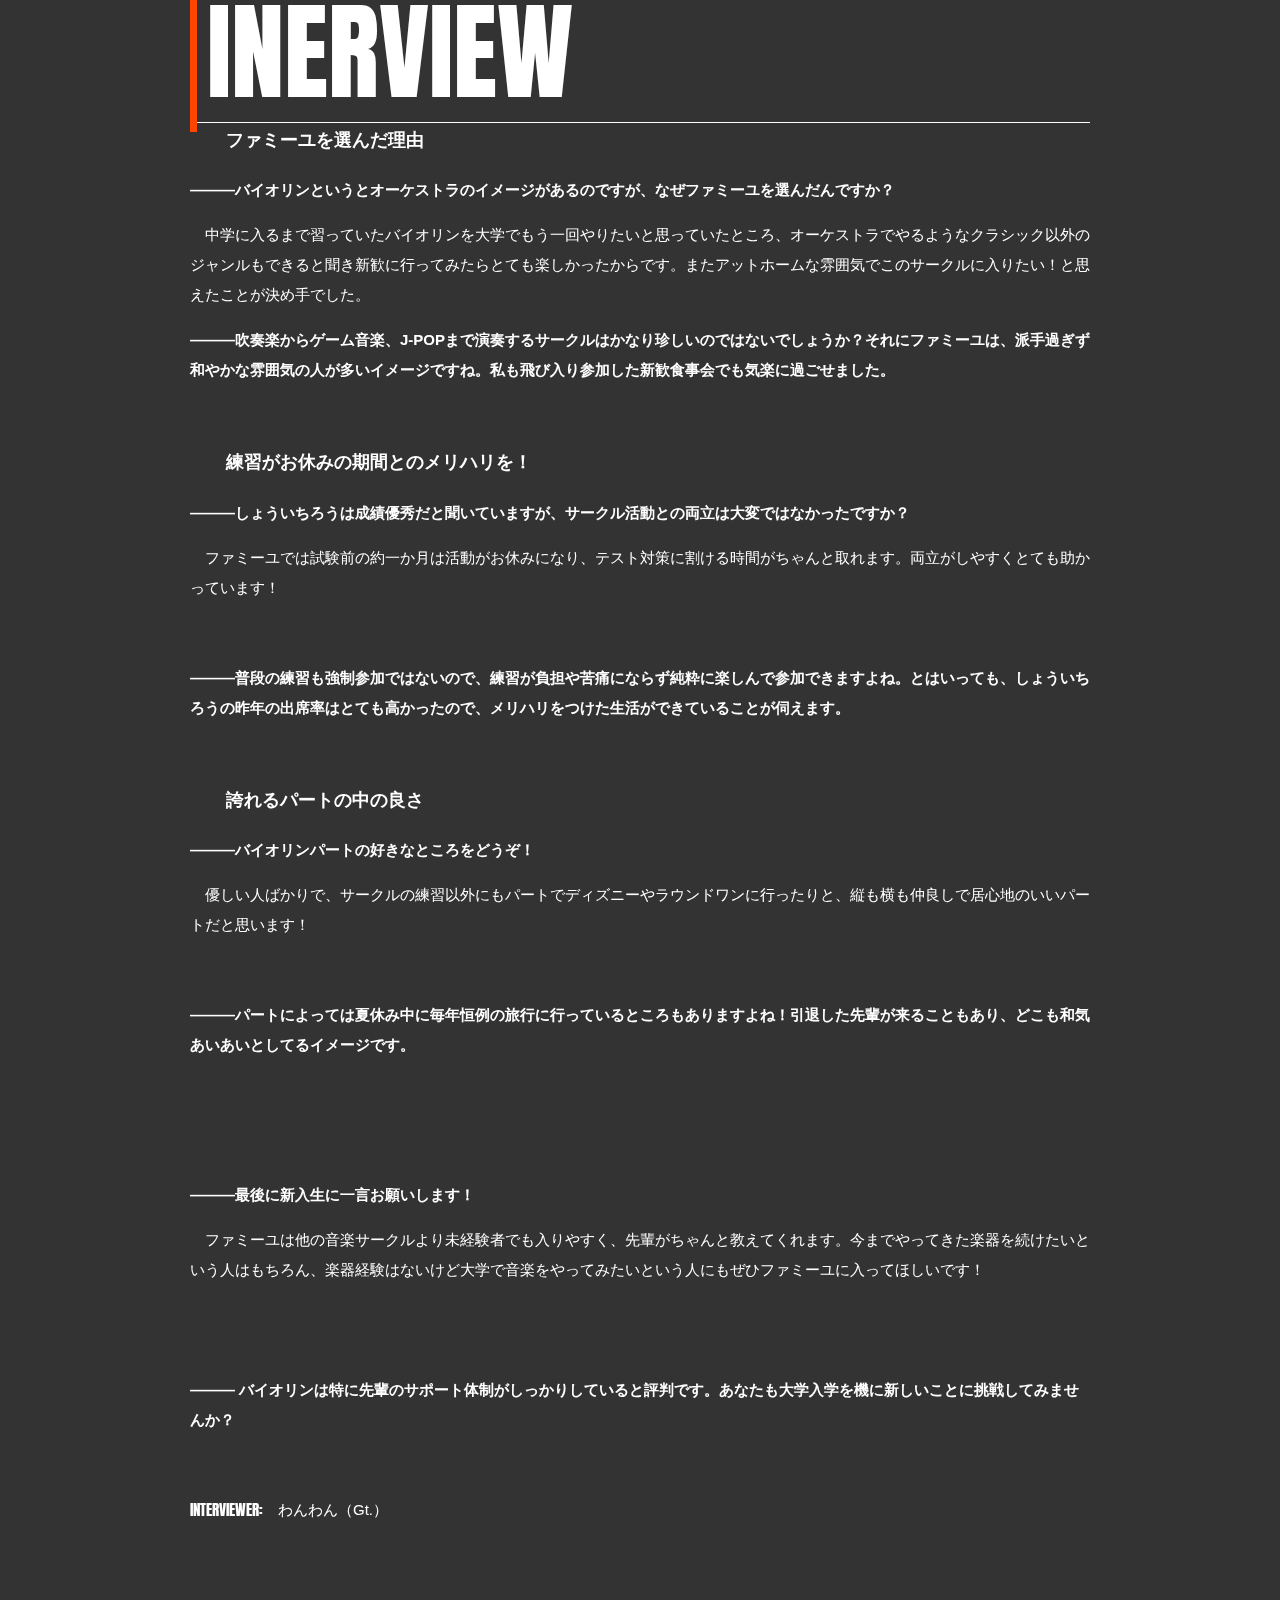
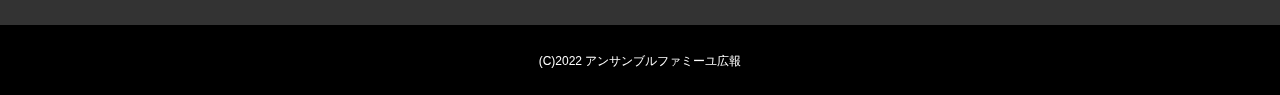
<file: interview_si.html>
<!DOCTYPE html> 
<html> 
<head> 
<meta charset="utf-8"> 
<meta name="viewport" content="width=device-width, initial-scale-1"> 
<title>アンサンブルファミーユ2022新歓特設サイト|約90年の歴史を持つ、慶應義塾大学文化団体連盟所属の音楽サークル</title> 
   <meta name="description" content="アンサンブルファミーユ最新の新歓情報をお届けしています。初心者から実力者まで、慶應で音楽を楽しみたい方大歓迎！音楽サークルをお探しの方は要チェックです"> 
 <link href="https://fonts.googleapis.com/css?family=Anton&display=swap" rel="stylesheet"> 
 <link href="css/style.css" rel="stylesheet"> 
 </head> 
 <body id="interview_article"> 
    
   <!--header 始まり--> 
   <header> 
     <div class="logo"> 
       <a href="index.html"><img src="images/Famille%20Logo%20White.png" alt="FAMILLE"></a> 
     </div> 
     <p><b>ファミーユ2022新歓特設サイト</b></p> 
     <ul class="global-SNS-Link"> 
       <li><a href="https://twitter.com/Keio_famille"><img src="images/Twitter_Logo_WhiteOnImage.png" alt="Twitter"></a></li> 
       <li><a href="https://instagram.com/keio_famille"><img src="images/Instagram Logo.png" alt="Instagram"></a></li> 
       <li><a href="https://m.facebook.com/KeioEnsembleFamille"><img src="images/FB-f-Logo__white_50.png" alt="Facebook"></a></li> 
       <li><a href="https://www.youtube.com/channel/UCC9r2uYHU0FDMGrMo_xho2g"><img src="images/Youtube Logo.png" alt="Youtube"></a></li> 
     </ul> 
     <nav> 
       <ul class="global-nav"> 
         <a href="index.html"><li>HOME</li></a> 
         <a href="info.html"><li>INFO</li></a> 
         <a href="contact.html"><li>CONTACT</li></a> 
         <a href="interview.html"><li>INTERVIEW</li></a> 
         <a href="link.html"><li>LINK</li></a> 
       </ul> 
     </nav> 
   </header> 
   <!--header 終わり--> 
    
   <!--wrap 始まり--> 
   <div id="wrap"> 
     <div class ="content"> 
       <div class="main-center"> 
         <p class="decoration-title">INTERVIEW</p> 
         <h1>アンサンブルファミーユ　部員インタビュー</h1> 
         <h2>第１回　　学業と両立編　しょういちろう</h2> 
         <p>新入生の皆さんにファミーユのことをもっと知ってもらうため、部員へインタビューを行いました。<br>今回は、69期バイオリンパート唯一の男子！しょういちろうにインタビューしました！ 
         </p> 
         <div class="profile"> 
           <p class="decoration-title-2 icon">PROFILE</p> 
           <p></p>
             <div class="profile-image"> 
             <img src="images/shoi.jpg" alt="image" class="profile_image_image"> 
             </div> 
             
           <div class="profile-text"> 
             <p class="profile_decoration_title">Nickname</p> 
             <p>しょういちろう</p> 
             <p class="profile_decoration_title">Faculty</p> 
             <p>商学部4年</p> 
             <p class="profile_decoration_title">Section</p> 
             <p>バイオリン</p> 
             <p class="profile_decoration_title">Details</p> 
             <p>4歳から12歳までバイオリン演奏経験があり、ファミーユのバイオリンパートに入部。</p> 
           </div> 
         <div class="interview"> 
           <p class="decoration-title-2 icon">INERVIEW</p> 
             <h3>　　ファミーユを選んだ理由</h3>
           <div class="QandA"> 
             <p class="question">―――バイオリンというとオーケストラのイメージがあるのですが、なぜファミーユを選んだんですか？</p> 
             <p class="answer">&emsp;中学に入るまで習っていたバイオリンを大学でもう一回やりたいと思っていたところ、オーケストラでやるようなクラシック以外のジャンルもできると聞き新歓に行ってみたらとても楽しかったからです。またアットホームな雰囲気でこのサークルに入りたい！と思えたことが決め手でした。</p>  
             <p class="question">―――吹奏楽からゲーム音楽、J-POPまで演奏するサークルはかなり珍しいのではないでしょうか？それにファミーユは、派手過ぎず和やかな雰囲気の人が多いイメージですね。私も飛び入り参加した新歓食事会でも気楽に過ごせました。</p>
             </div>
                 <h3>　　練習がお休みの期間とのメリハリを！</h3>
           <div class="QandA"> 
             <p class="question">―――しょういちろうは成績優秀だと聞いていますが、サークル活動との両立は大変ではなかったですか？</p> 
             <p class="answer">&emsp;ファミーユでは試験前の約一か月は活動がお休みになり、テスト対策に割ける時間がちゃんと取れます。両立がしやすくとても助かっています！</p>
             </div>
        <div class="QandA">
             <p class="question">―――普段の練習も強制参加ではないので、練習が負担や苦痛にならず純粋に楽しんで参加できますよね。とはいっても、しょういちろうの昨年の出席率はとても高かったので、メリハリをつけた生活ができていることが伺えます。</p> 
             </div>
               <h3>　　誇れるパートの中の良さ</h3>
         <div class="QandA"> 
             <p class="question">―――バイオリンパートの好きなところをどうぞ！ </p>  
             <p class="answer">&emsp;優しい人ばかりで、サークルの練習以外にもパートでディズニーやラウンドワンに行ったりと、縦も横も仲良しで居心地のいいパートだと思います！</p> 
             </div>
         <div class="QandA">
             <p class="question">―――パートによっては夏休み中に毎年恒例の旅行に行っているところもありますよね！引退した先輩が来ることもあり、どこも和気あいあいとしてるイメージです。 </p> 
           </div> 
             <br>
             <br>
        <div class="QandA"> 
             <p class="question">―――最後に新入生に一言お願いします！ </p> 
             <p class="answer">&emsp;ファミーユは他の音楽サークルより未経験者でも入りやすく、先輩がちゃんと教えてくれます。今までやってきた楽器を続けたいという人はもちろん、楽器経験はないけど大学で音楽をやってみたいという人にもぜひファミーユに入ってほしいです！</p> 
             </div>  
            <div class="QandA"> 
　　　　　　　　　<p class="question">――― バイオリンは特に先輩のサポート体制がしっかりしていると評判です。あなたも大学入学を機に新しいことに挑戦してみませんか？</p> 
               </div>
           <div class="interviewer"> 
             <p class="interviewer-title">INTERVIEWER:</p> 
             <p>&emsp;わんわん（Gt.）</p> 
           </div> 
            
         </div> 
       </div> 
     </div> 
   </div> 
   </div> 
   <!--wrap 終わり--> 
    
   <!--footer 始まり--> 
   <footer> 
     <small>(C)2022 アンサンブルファミーユ広報</small> 
   </footer> 
   <!--footer 終わり--> 
    
    
 </body> 
 </html>
</file>
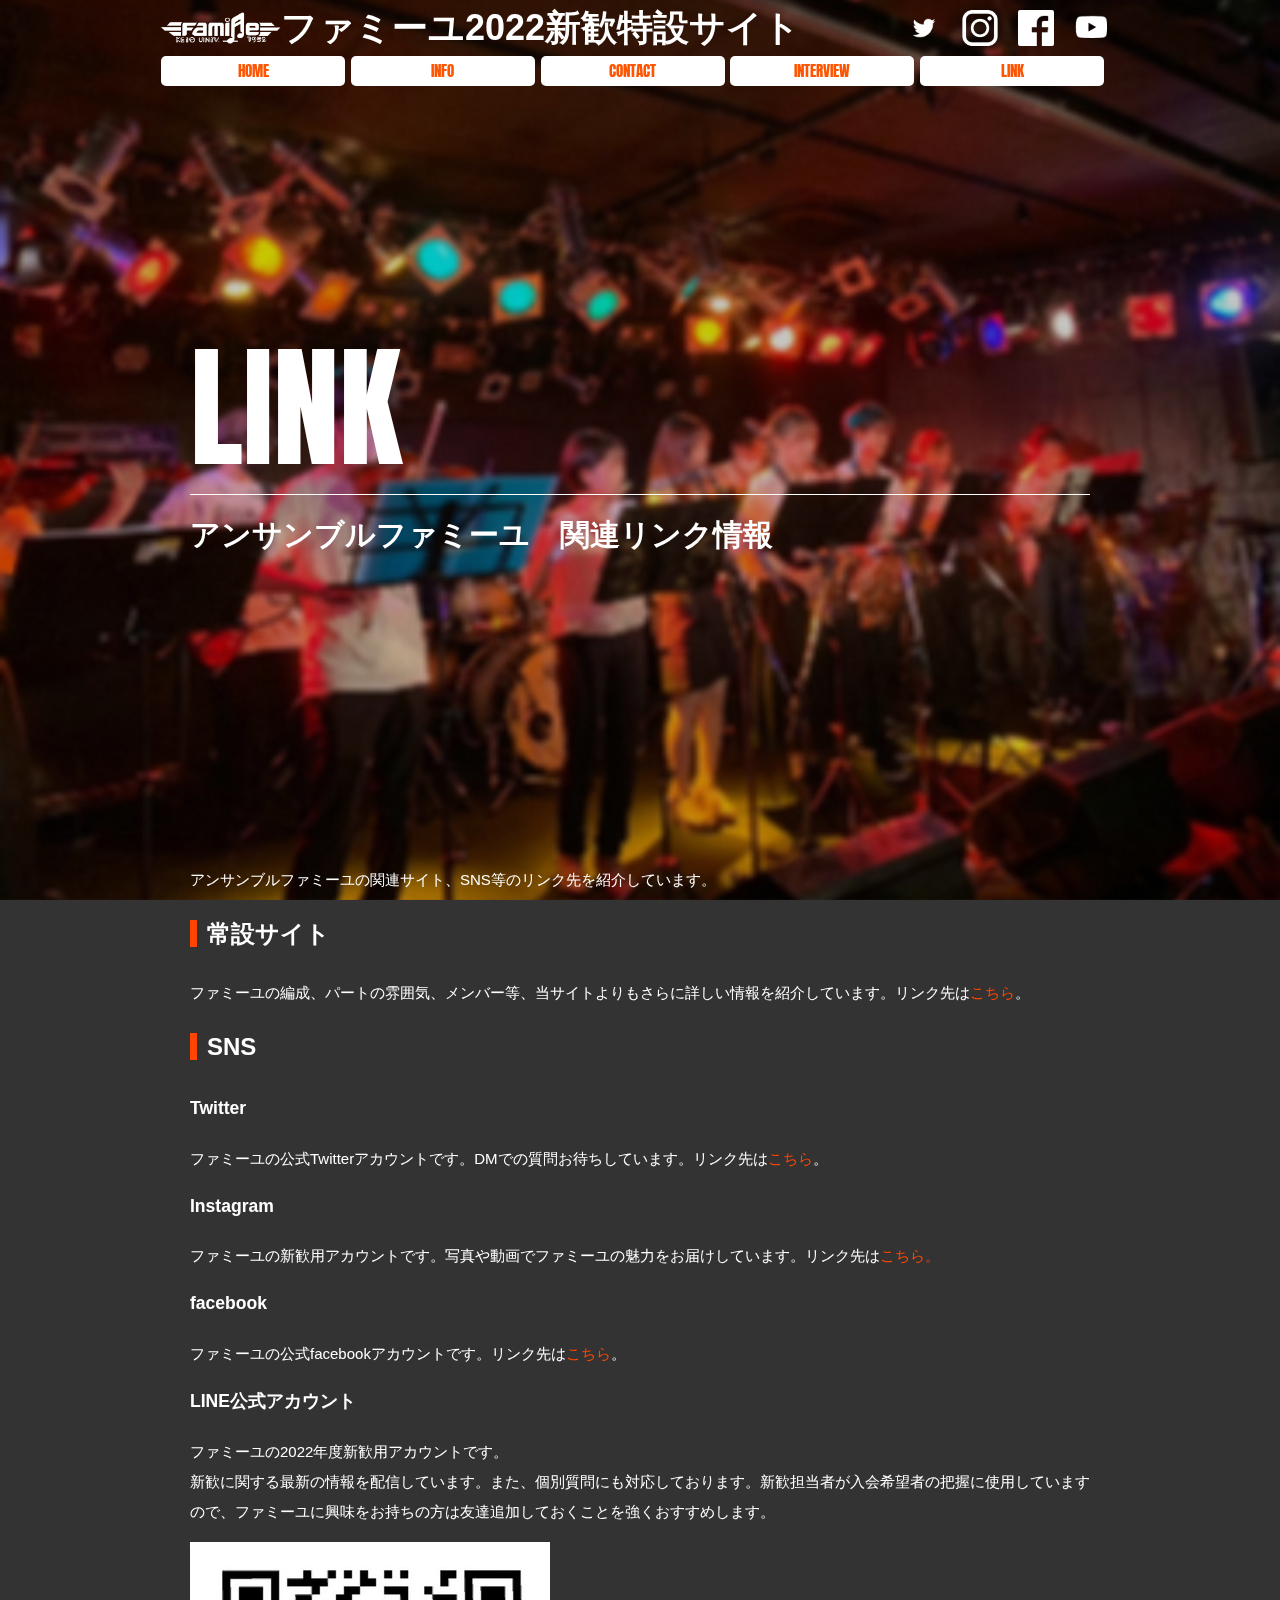
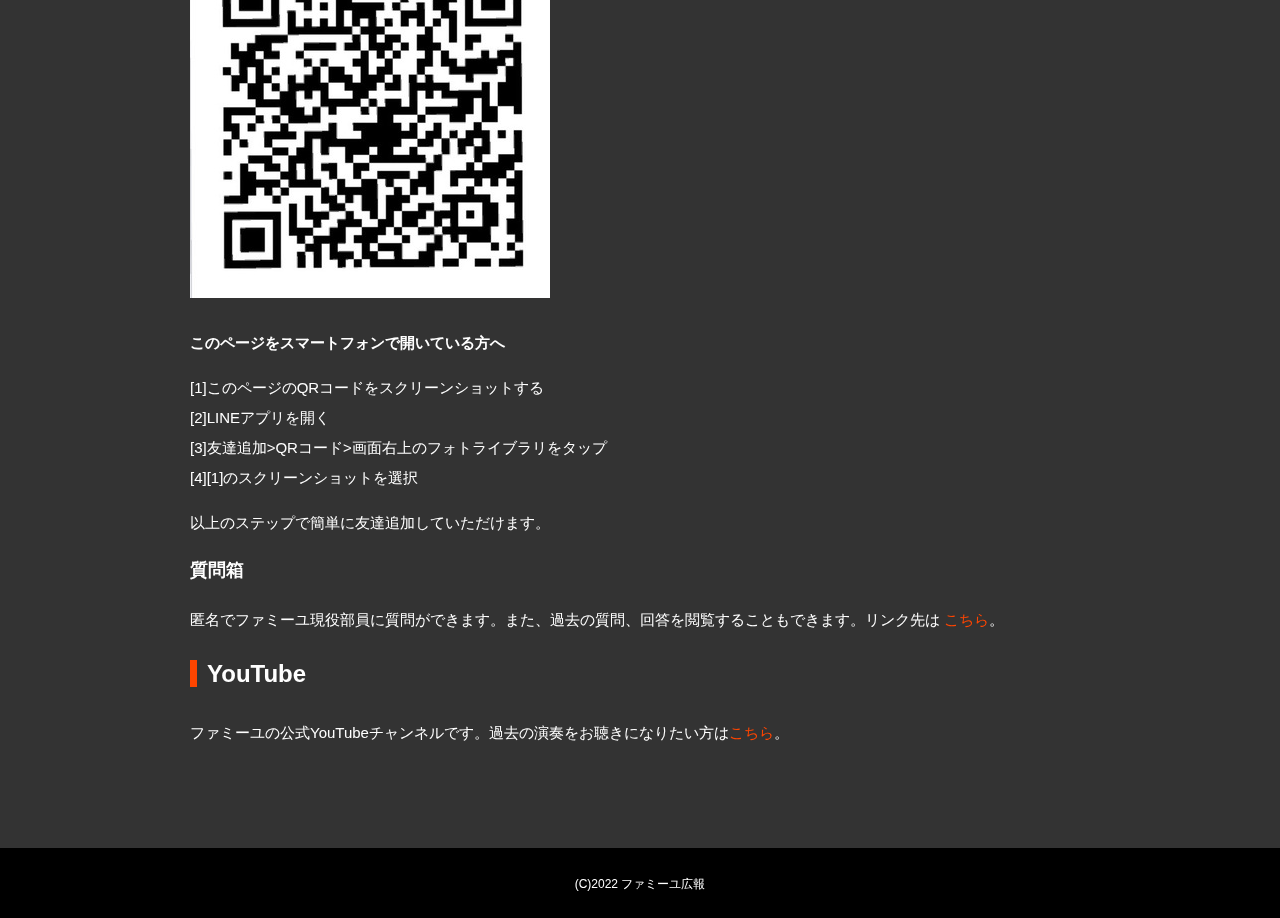
<file: link.html>
<!DOCTYPE html>
<html>
<head>
<meta charset="utf-8">
<meta name="viewport" content="width=device-width, initial-scale=1">
<title>リンク | 【慶應】アンサンブルファミーユ2022新歓特設サイト</title>
<link href="https://fonts.googleapis.com/css?family=Anton&display=swap" rel="stylesheet">  
<link href="css/style.css" rel="stylesheet">
</head>
<body id="link">
  
  <!--header 始まり-->
  <header>
    <div class="logo">
      <a href="index.html">
      <img src="images/Famille%20Logo%20White.png" alt="FAMILLE"></a>
    </div>
    <p><b>ファミーユ2022新歓特設サイト</b></p>
    <ul class="global-SNS-Link">
      <li><a href="https://twitter.com/Keio_famille"><img src="images/Twitter_Logo_WhiteOnImage.png" alt="Twitter"></a></li>
      <li><a href="https://instagram.com/keio_famille"><img src="images/Instagram Logo.png" alt="Instagram"></a></li>
      <li><a href="https://m.facebook.com/KeioEnsembleFamille"><img src="images/FB-f-Logo__white_50.png" alt="Facebook"></a></li>
      <li><a href="https://www.youtube.com/channel/UCC9r2uYHU0FDMGrMo_xho2g"><img src="images/Youtube Logo.png" alt="Youtube" class="YoutubeLogo"></a></li>
    </ul>
    <nav>
      <ul class="global-nav">
        <a href="index.html"><li>HOME</li></a>
        <a href="info.html"><li>INFO</li></a>
        <a href="contact.html"><li>CONTACT</li></a>
           <a href="interview.html"><li>INTERVIEW</li></a>
        <a href="link.html"><li>LINK</li></a>
      </ul>
    </nav>
  </header>
  <!--header 終わり-->
  
  <!--wrap 始まり-->
  <div id="wrap">
    <div class ="content">
      <div class="main-center">
        <p class="decoration-title">LINK</p>
        <h1>アンサンブルファミーユ　関連リンク情報</h1>
        <p>アンサンブルファミーユの関連サイト、SNS等のリンク先を紹介しています。</p>
        <section class="permanent clearfix">
          <div class="permanent-txt">
            <h2 class="icon">常設サイト</h2>
            <p>ファミーユの編成、パートの雰囲気、メンバー等、当サイトよりもさらに詳しい情報を紹介しています。リンク先は<a href="https://keiofamille.wordpress.com">こちら</a>。</p>
          </div>
        </section>
        <section class="SNS clearfix">
          <div class="SNS-txt">
            <h2 class="icon">SNS</h2>
              <div class="Twitter-txt">
                <h3>Twitter</h3>
                <p>ファミーユの公式Twitterアカウントです。DMでの質問お待ちしています。リンク先は<a href="https://twitter.com/Keio_famille">こちら</a>。</p>
              </div>
              <div class="Instagram-txt">
                <h3>Instagram</h3>
                <p>ファミーユの新歓用アカウントです。写真や動画でファミーユの魅力をお届けしています。リンク先は<a href="https://instagram.com/keio_famille">こちら。</a></p>
              </div>
              <div class="Facebook-txt">
                <h3>facebook</h3>
                <p>ファミーユの公式facebookアカウントです。リンク先は<a href="https://m.facebook.com/KeioEnsembleFamille">こちら</a>。</p>
              </div>
              <div class="LINE@-txt">
                <h3>LINE公式アカウント</h3>
                <p>ファミーユの2022年度新歓用アカウントです。<br>新歓に関する最新の情報を配信しています。また、個別質問にも対応しております。新歓担当者が入会希望者の把握に使用していますので、ファミーユに興味をお持ちの方は友達追加しておくことを強くおすすめします。</p>
                <img src="images/officialLINE_QR.jpg">
                <p><br><b>このページをスマートフォンで開いている方へ</b></p>
                <p>[1]このページのQRコードをスクリーンショットする<br>[2]LINEアプリを開く<br>[3]友達追加>QRコード>画面右上のフォトライブラリをタップ<br>[4][1]のスクリーンショットを選択<br></p>
                <p>以上のステップで簡単に友達追加していただけます。</p>
              </div>
              
              <div class="question-box-txt">
                <h3>質問箱</h3>
                <p>匿名でファミーユ現役部員に質問ができます。また、過去の質問、回答を閲覧することもできます。リンク先は <a href="https://peing.net/keio_famille">こちら</a>。</p>
              </div>
          </div>
        </section>
        <section class="Youtube clearfix">
          <div class="Youtube-txt">
          <h2 class="icon">YouTube</h2>
          <p>ファミーユの公式YouTubeチャンネルです。過去の演奏をお聴きになりたい方は<a href="https://www.youtube.com/channel/UCC9r2uYHU0FDMGrMo_xho2g">こちら</a>。</p>
          </div>
        </section>
      </div>
    </div>
  </div>
  <!--wrap 終わり-->
  
  <!--footer 始まり-->
  <footer>
    <small>(C)2022 ファミーユ広報</small>
  </footer>
  <!--footer 終わり-->
</file>
<file: css/style.css>
@charset "utf-8";

/*reset css start*/
body {
  margin: 0;
  padding: 0;
  background-color: #333333;
  color: #ffffff;
  font-size: 15px;
  line-height: 2;
}

p, h1, h2, h3, h4, h5, h6, big, small, table{
  margin-top: 0;
  font-family: sans-serif;
}

img {
  vertical-align: bottom;
}

ul{
  margin: 0;
  padding: 0;
}
/*reset css end*/

/*defining default start*/
a {
  color: #ff4500;
  text-decoration: none;
}

a:visited{
  color: #ff4500;
}

a:hover{
  text-decoration: underline;
}
/*defining default end*/

/*header start*/
header{
  width: 960px;
  height: 86px;
  margin: 0 auto;
  background-color: transparent;
}

.logo {
  float: left;
  margin-top: 10px;
  margin-bottom: 10px;
  width: 121px;
  height: 36px;
}

.logo img{
  float: left;
  width: 121px;
  height: 36px;
}

header p{
  float: left;
  margin-top: 10px;
  margin-bottom: 10px;
  color: #ffffff;
  font-size: 36px;
  line-height: 1;
}
.global-SNS-Link{
  float: right;
}

.global-SNS-Link li{
  float: left;
  margin: 10px;
  font-size: 10px;
  list-style: none;
  width: 36px;
  height: 36px;
}

.global-SNS-Link li img{
  float: left;
  list-style: none;
  width: 36px;
  height: 36px;
}

}
.global-SNS-Link li a{
  color: #ffffff;
}

.global-SNS-Link li a:hover {
  border-bottom: 2px solid #ffffff;
  padding bottom: 3px;
  text-decoration: none;
}

header .clearfix:after {
  content:"";
  display: block;
}

.global-nav {
  clear: right;
  display: block;
}

.global-nav li{
  display: inline-block;
  width: 184px;
  margin: 0 1px;
  text-align: center;
  font size: 20px;
  list-style: none;
  border-radius: 5px;
  font-family: 'Anton', sans-serif;
}

.global-nav li:hover {
  background-color: #ff4500;
  color: #ffffff;
  font-family: 'Anton' sans-serif;
}

.global-nav li a:hover {
  text-decoration: none;
}

/*header end*/

/*body start*/
#wrap {
  clear: both;
  margin-top: 50px;
  margin-bottom: 50px;
  padding: 35px 0;
}

.content{
  width: 920px;
  margin: 0 auto;
  background-color: transparent;
  border-radius: 10px;
}

.main-center {
  width: 900px;
  margin: 0 auto;
}

.decoration-title{
  font-size: 100pt;
  line-height: 1;
  color: #ffffff;
  font-family: 'Anton', sans-serif;
  border-bottom: 1px solid #ffffff;
  margin-bottom: 10px;
  line-height: 1.3
}

.decoration-title-2{
  font-size: 80pt;
  line-height: 1;
  color: #ffffff;
  font-family: 'Anton', sans-serif;
  border-bottom: 1px solid #ffffff;
  margin-bottom: 0px;
  line-height: 1.3;
  clear: both;
}

h1{
  font-size: 30px;  
  margin-bottom: 300px;
}

h2{
  font-size: 24px;
}

.icon:before{
  content: "";
  padding-right: 10px;
  border-left: 7px solid #ff4500;
}

#interview:before{
    content: "";
    display: block;
    position: fixed;
    top: 0;
    z-index: -1;
    width: 100%;
    height: 100vh;
    background: url(../images/Assemble3.jpg) center no-repeat;
    background-size: cover;
}

#interview .characteristic{
  margin-bottom: 80px;
}

#interview .person{
  margin-bottom: 50px;
}
#interview .button{
  color: #ff5400;
  background-color: #ffffff;
  width: 230px;
  margin: 0 1px;
  text-align: center;
  font size: 20px;
  list-style: none;
  border-radius: 5px;
  font-family: 'Anton', sans-serif;
  float: right;
}

#interview .button:hover{
  color: #ffffff;
  background-color: #ff5400;
  text-decoration: none;
}

#interview .person{
  float: right;
}

#interview_article:before{
    content: "";
    display: block;
    position: fixed;
    top: 0;
    z-index: -1;
    width: 100%;
    height: 100vh;
    background: url(../images/Assemble3.jpg) center no-repeat;
    background-size: cover;
}

#interview_article .profile_decoration_title{
  font-family: 'Anton', sans-serif;
  font-size: 30px;
  margin-bottom: 0px;
}
#interview_article .QandA{
   margin-bottom: 60px;
}

#interview_article .profile-image{
  width: 340px;
  float:left; 
}

#interview_article .profile-image p{
  float: right;
}

#interview_article .profile_image_image{
  width: 300px;
  margin: 20px 20px 0px 20px; 
}

#interview_araticle .profile-text{
  float: left;
}

#interview_article .question{
  font-weight: bold;
}

#interview_article .interviewer-title{
  font-family: 'Anton', sans-serif;
  float:left;
}
#index:before {
    content: "";
    display: block;
    position: fixed;
    top: 0;
    z-index: -1;
    width: 100%;
    height: 100vh;
    background: url(../images/Assemble2.jpg) center no-repeat;
    background-size: cover;
}

.global-nav li{
  background-color: #ffffff;
  color: #ff5400;
}

.content{
  margin-top: 150px;
  background-color: transparent;
}

#index .block{
    margin-bottom: 100px;
}

#index .News-list{
  overflow: auto;
  width: 920px;
  height: 200px;
  border: solid 1px #ffffff;
  border-radius: 5px;
}

#index .News-list p{
  margin-bottom: 0;
}

#index .more-button{
  color: #ff5400;
  background-color: #ffffff;
  width: 230px;
  margin: 0 1px;
  text-align: center;
  font size: 20px;
  list-style: none;
  border-radius: 5px;
  font-family: 'Anton', sans-serif;
  float: right;
}

#index .more-button:hover{
  color: #ffffff;
  background-color: #ff5400;
  text-decoration: none;
}

.global-nav li:hover {
  background-color: #ff4500;
  color: #ffffff;
  font-family: 'Anton' sans-serif;
}


#contact:before {
  content: "";
  display: block;
  position: fixed;
  top: 0;
  z-index: -1;
  width: 100%;
  height: 100vh;
  background: url(../images/Spring2.jpg) center no-repeat;
  background-size: cover;
}

#info:before {
  content: "";
  display: block;
  position: fixed;
  top: 0;
  z-index: -1;
  width: 100%;
  height: 100vh;
  background: url(../images/Practice.jpg) center no-repeat;
  background-size: cover;
}

#info .request p small{ 
    margin-bottom: 10px;
}
  
#info .request th{
  width: 150px;
  padding: 5px 0;
  border: 1px solid #ffffff;
}

#info .request td{
  width: 200px;
  padding: 5px 0;
  border: 1px solid #ffffff;
  text-align: center;
}

table{
  border-spacing: 0;
  border-collapse: collapse;
  margin: 0 0 40px 0;
}

#info .flowchart .vertex{
  height: 100px;
  width: 940px;
  float: none;
} 

#info .flowchart h3{
  float: right;
  width: 810px;
  padding: 35px 0;
  margin-left: 30px;
  line-height: 1;
  font-size: 30px;
  margin-bottom: 0;
}

#info .flowchart .starticon{
  height: 35px;
  width: 100px;
  padding: 35px 0;
  border-radius: 50px;
  background-color: #ff5400;
  font-size: 30px;
  font-family: 'Anton', sans-serif;
  line-height: 1;
  text-align: center;
  float: right;
  margin: 0;
}

#info .flowchart h3 span{
    color: #ff5400;
}

#info .flowchart .icon{
  float: right;
  height: 100px;
  width: 100px;
}
  
#info .flowchart .explanation{
  height: 110px;
}
#info .flowchart .edge{
  height: 110px;
  width: 100px;
  float: left;
  text-align: center;
}

#info .date th{
  width: 100px;
  padding: 5px 0;
  border: 1px solid #ffffff;
}

#info .date td{
  width: 200px;
  padding: 5px 0;
  border: 1px solid #ffffff;
  text-align: center;
}

#link:before {
  content: "";
  display: block;
  position: fixed;
  top: 0;
  z-index: -1;
  width: 100%;
  height: 100vh;
  background: url(../images/LiveSummer2.jpg) center no-repeat;
  background-size: cover;

}

/*body end*/

footer{
  text-align: center;
  color: #ffffff;
  background-color: #000000;
  padding: 20px 0;
}

footer small {
  font-size: 12px;
}



@media screen and (max-width:600px){
/*画面サイズが600px以下の場合に適応*/
  
  body{
    font-size: 3.5vw;
  }
  
  .decoration-title{
    font-size: 23vw;
  }
  
  .decoration-title-2{
    font-size: 15vw;
    margin-bottom: 0;
  }
  
  h1{
    font-size: 6vw;
    margin-bottom: 0;
  }
  
  h2{
    font-size: 6vw;
  }
  
  header{
    width: auto;
    margin: 0.5%;
  }
  
  .logo{
    float: none;
    margin: 0 auto;
    margin-top: 30px;
    text-align: center;
    width: 70vw;
    height: 21vw;
  }
  
  .logo img{
    float: none;
    width: 70vw;
    height: 21vw;
  }
  
  header p{
    float: none;
    margin-top: 10px;
    margin-bottom: 10px;
    color: #ffffff;
    font-size: 5vw;
    line-height: 1;
    text-align: center;
  }

  
  .global-nav{
    float: none;
    margin-top: 40px;
    text-align: center;
  }
  
  .global-nv li{
    display: inline;
    float: none;
    margin: 0 8px;
  }
  
  #wrap{
    margin-top: 40px;
    padding: 35px 0 0;
  }
  
  .content{
    width: 100%
  }
  
  .global-nav {
    float: none;
    clear: right;
    display: block;
  }
  
  
  .global-nav li{
    float: left;
    display: inline-block;
    width: 47vw;
    margin:  1vw;
    text-align: center;
    font size: 20px;
    list-style: none;
    border-radius: 5px;
  }
  
  .main-center {
    width: 95%;
    margin: 0 auto;
    border-radius: 5px;
  }
  
  #interview:before{
    background: url(../images/Assemble3Phone.jpg) center no-repeat;
    background-size: cover;
  }
  
  #interview .characteristic{
    margin-bottom: 60px;
  }
  
  #interview .person{
    margin-bottom: 40px;
  }
  
  #interview .button{
    width: 90vw;
    float: none;
    margin: 0 auto;
  }
  
  #interview_article:before{
    background: url(../images/Assemble3Phone.jpg) center no-repeat;
    background-size: cover;
  }
  
  #index:before {
    background: url(../images/AssemblePhone.jpg) center no-repeat;
    background-size: cover;
  }
  
  #index .News-list{
    width: 90vw;
    margin: 0 auto;
  }
  
  #index .more-button{
    width: 90vw;
    float: none;
    margin: 0 auto;
  }
  
  #info:before {
    background: url(../images/PracticePhone.jpg) center no-repeat;
    background-size: cover;
  }
  
  #info .flowchart .vertex{
    height: 25vw;
    width: 100%;
    clear: both;
    
  } 

  #info .flowchart .starticon{
    height: 5vw;
    width: 25vw;
    padding: 10vw 0;
    border-radius: 12.5vw;
    background-color: #ff5400;
    font-size: 5vw;
    font-family: 'Anton', sans-serif;
    line-height: 1;
    text-align: center;
    float: left;
    margin: 0;
  }

  #info .flowchart h3{
    width: 65vw;
    height 25vw;
    margin-left: 5vw;
    padding: 10vw 0;
    line-height: 1;
    font-size: 5vw;
    margin-bottom: 0;
  }
  
  #info .flowchart .icon{
    float: left;
    height: 25vw;
    width: 25vw;
  }

  #info .flowchart .explanation{
    height: 160px;
  }
  #info .flowchart .edge{
    margin: 35px 0;
    height: 110px;
    width: 25vw;
    float: left;
  }

  #info .flowchart .explanation-txt{
    float: left;
    height:180px;
    width: 60vw;
    margin-left: 5vw;
  }
  
  #contact:before {
    background: url(../images/SpringPhone2.jpg) center no-repeat;
    background-size: cover;
  }
  
  #link:before {
    background: url(../images/LiveSummerPhone.jpg) center no-repeat;
    background-size: cover;
    
  }

}
</file>
